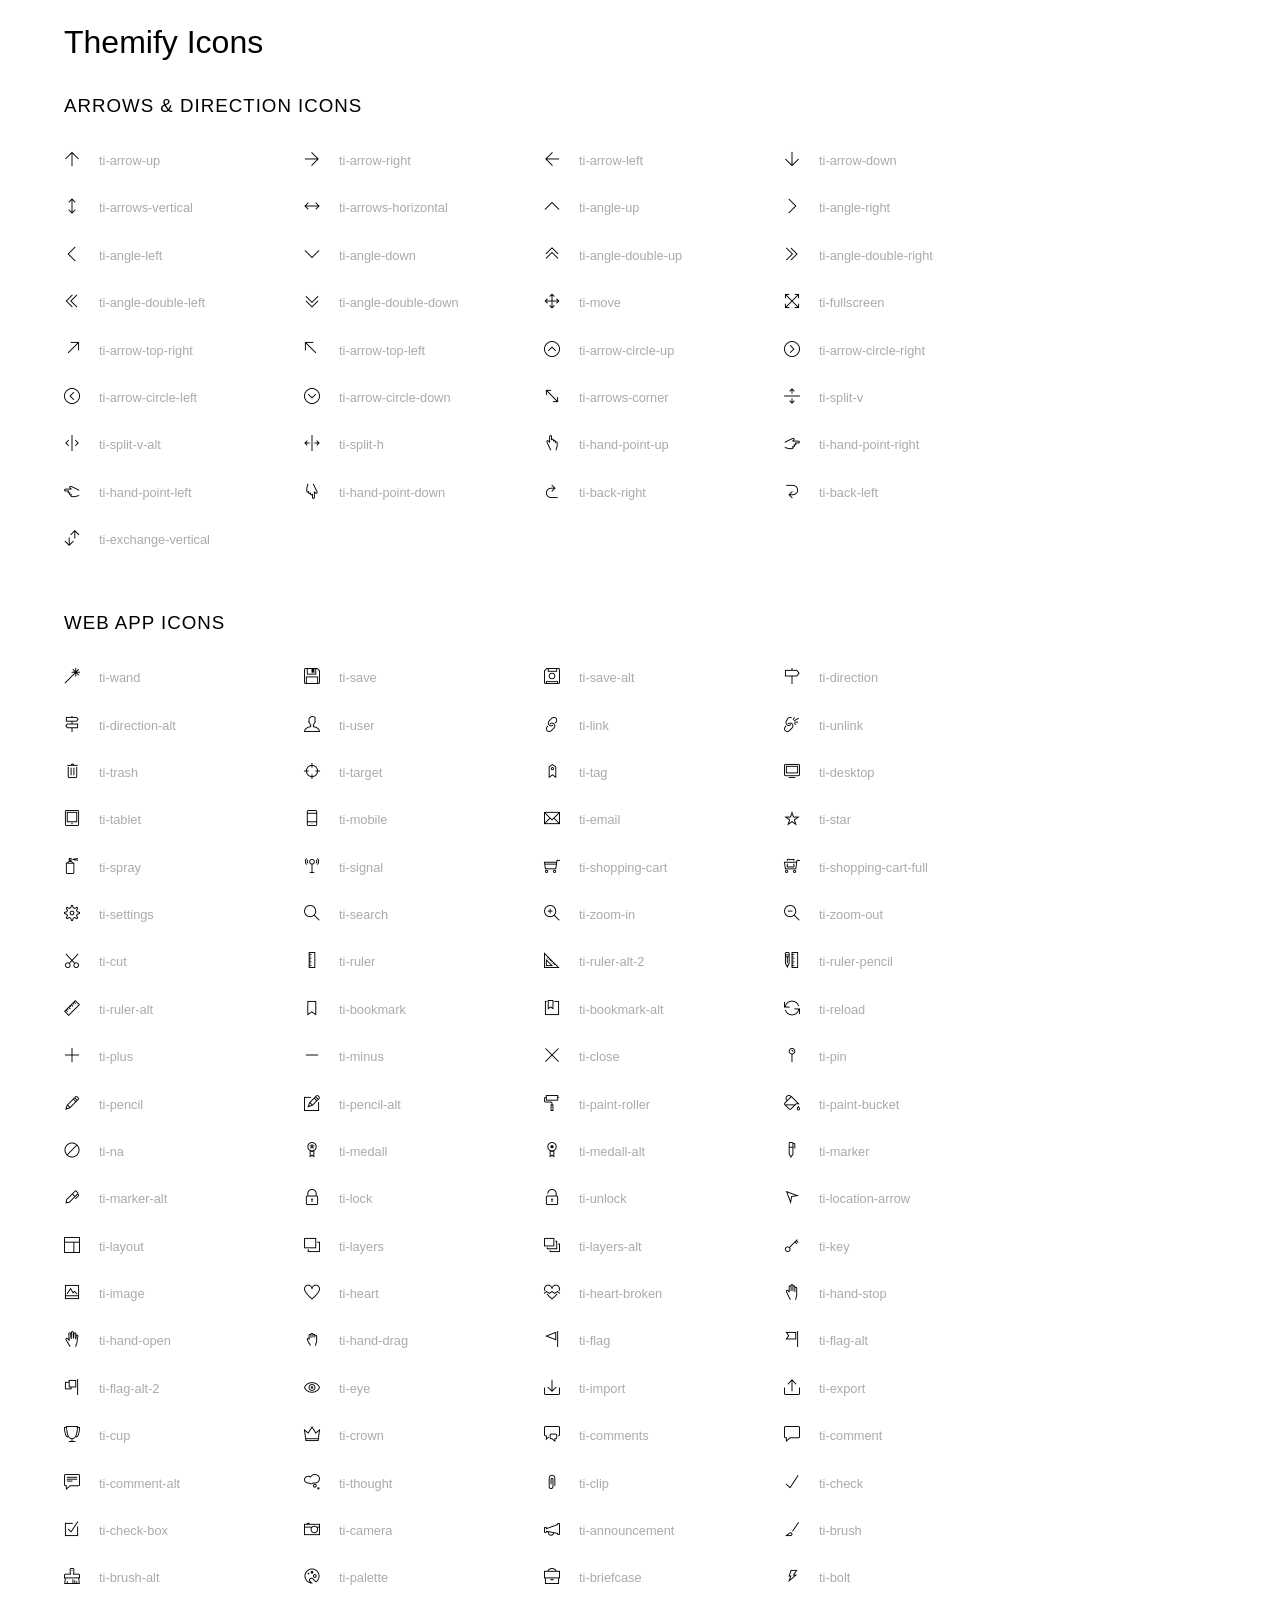
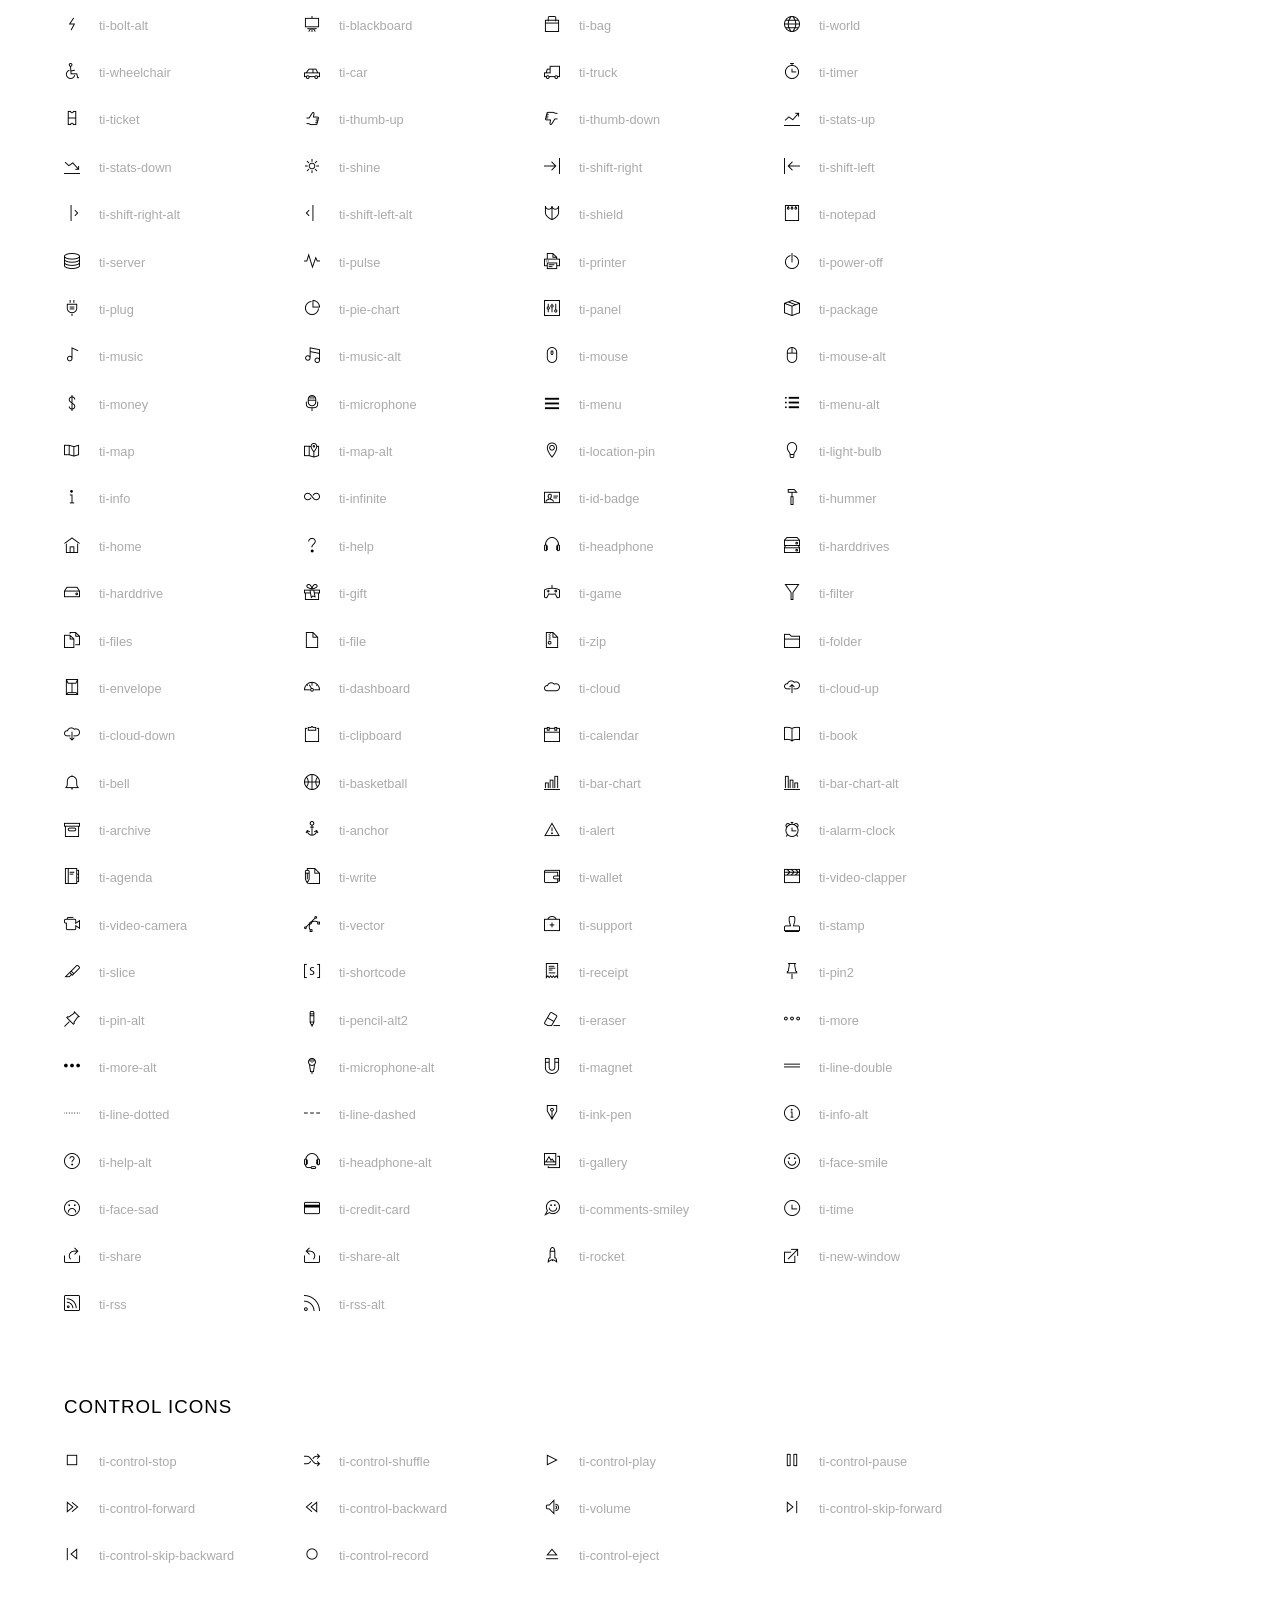
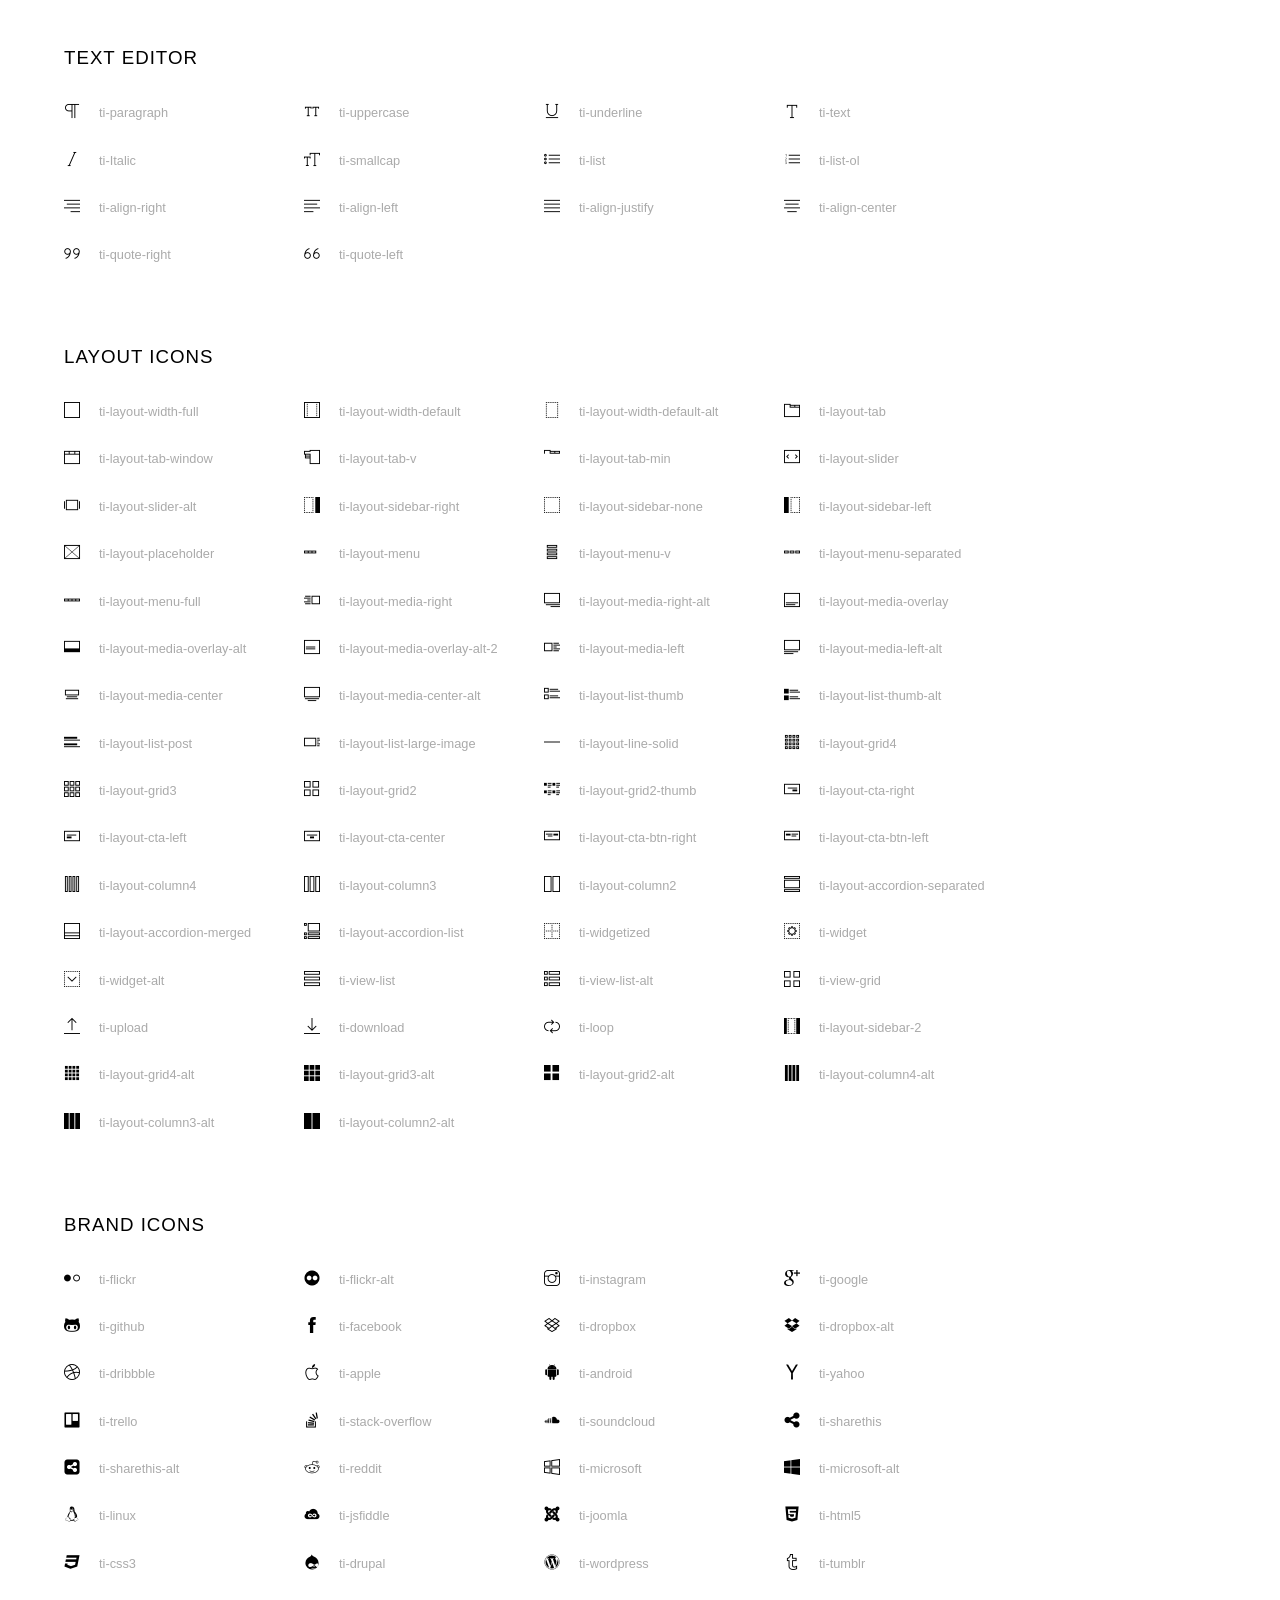
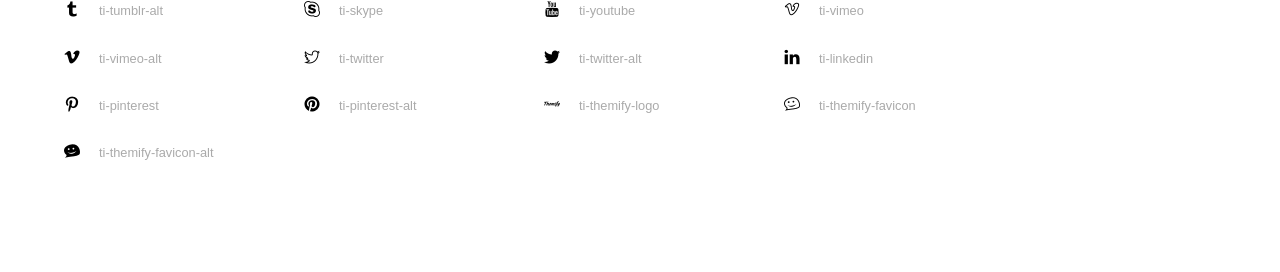
<file: assets/fonts/themify-icons-font/themify-icons/index.html>
<!doctype html>
<html>
<head>
	<meta charset="utf-8">
	<title>Themify Icon Font</title>
	<meta name="viewport" content="width=device-width">
	<link rel="stylesheet" href="demo-files/demo.css">
	<link rel="stylesheet" href="themify-icons.css">
	<!--[if lt IE 8]><!-->
	<link rel="stylesheet" href="ie7/ie7.css">
	<!--<![endif]-->
</head>
<body>
	<h1>Themify Icons</h1>

	<div class="icon-section">

		<div class="icon-section">
			<h3>Arrows &amp; Direction Icons </h3>

			<div class="icon-container">
				<span class="ti-arrow-up"></span><span class="icon-name"> ti-arrow-up</span>
			</div>
			<div class="icon-container">
				<span class="ti-arrow-right"></span><span class="icon-name"> ti-arrow-right</span>
			</div>
			<div class="icon-container">
				<span class="ti-arrow-left"></span><span class="icon-name"> ti-arrow-left</span>
			</div>
			<div class="icon-container">
				<span class="ti-arrow-down"></span><span class="icon-name"> ti-arrow-down</span>
			</div>
			<div class="icon-container">
				<span class="ti-arrows-vertical"></span><span class="icon-name"> ti-arrows-vertical</span>
			</div>
			<div class="icon-container">
				<span class="ti-arrows-horizontal"></span><span class="icon-name"> ti-arrows-horizontal</span>
			</div>
			<div class="icon-container">
				<span class="ti-angle-up"></span><span class="icon-name"> ti-angle-up</span>
			</div>
			<div class="icon-container">
				<span class="ti-angle-right"></span><span class="icon-name"> ti-angle-right</span>
			</div>
			<div class="icon-container">
				<span class="ti-angle-left"></span><span class="icon-name"> ti-angle-left</span>
			</div>
			<div class="icon-container">
				<span class="ti-angle-down"></span><span class="icon-name"> ti-angle-down</span>
			</div>	
			<div class="icon-container">
				<span class="ti-angle-double-up"></span><span class="icon-name"> ti-angle-double-up</span>
			</div>
			<div class="icon-container">
				<span class="ti-angle-double-right"></span><span class="icon-name"> ti-angle-double-right</span>
			</div>
			<div class="icon-container">
				<span class="ti-angle-double-left"></span><span class="icon-name"> ti-angle-double-left</span>
			</div>
			<div class="icon-container">
				<span class="ti-angle-double-down"></span><span class="icon-name"> ti-angle-double-down</span>
			</div>					
			<div class="icon-container">
				<span class="ti-move"></span><span class="icon-name"> ti-move</span>
			</div>
			<div class="icon-container">
				<span class="ti-fullscreen"></span><span class="icon-name"> ti-fullscreen</span>
			</div>
			<div class="icon-container">
				<span class="ti-arrow-top-right"></span><span class="icon-name"> ti-arrow-top-right</span>
			</div>
			<div class="icon-container">
				<span class="ti-arrow-top-left"></span><span class="icon-name"> ti-arrow-top-left</span>
			</div>
			<div class="icon-container">
				<span class="ti-arrow-circle-up"></span><span class="icon-name"> ti-arrow-circle-up</span>
			</div>
			<div class="icon-container">
				<span class="ti-arrow-circle-right"></span><span class="icon-name"> ti-arrow-circle-right</span>
			</div>
			<div class="icon-container">
				<span class="ti-arrow-circle-left"></span><span class="icon-name"> ti-arrow-circle-left</span>
			</div>
			<div class="icon-container">
				<span class="ti-arrow-circle-down"></span><span class="icon-name"> ti-arrow-circle-down</span>
			</div>
			<div class="icon-container">
				<span class="ti-arrows-corner"></span><span class="icon-name"> ti-arrows-corner</span>
			</div>
			<div class="icon-container">
				<span class="ti-split-v"></span><span class="icon-name"> ti-split-v</span>
			</div>

			<div class="icon-container">
				<span class="ti-split-v-alt"></span><span class="icon-name"> ti-split-v-alt</span>
			</div>
			<div class="icon-container">
				<span class="ti-split-h"></span><span class="icon-name"> ti-split-h</span>
			</div>
			<div class="icon-container">
				<span class="ti-hand-point-up"></span><span class="icon-name"> ti-hand-point-up</span>
			</div>
			<div class="icon-container">
				<span class="ti-hand-point-right"></span><span class="icon-name"> ti-hand-point-right</span>
			</div>
			<div class="icon-container">
				<span class="ti-hand-point-left"></span><span class="icon-name"> ti-hand-point-left</span>
			</div>
			<div class="icon-container">
				<span class="ti-hand-point-down"></span><span class="icon-name"> ti-hand-point-down</span>
			</div>
			<div class="icon-container">
				<span class="ti-back-right"></span><span class="icon-name"> ti-back-right</span>
			</div>
			<div class="icon-container">
				<span class="ti-back-left"></span><span class="icon-name"> ti-back-left</span>
			</div>
			<div class="icon-container">
				<span class="ti-exchange-vertical"></span><span class="icon-name"> ti-exchange-vertical</span>
			</div>

		</div> <!-- Arrows Icons -->



		<h3>Web App Icons</h3>
		
		<div class="icon-section">

			<div class="icon-container">
				<span class="ti-wand"></span><span class="icon-name"> ti-wand</span>
			</div>
			<div class="icon-container">
				<span class="ti-save"></span><span class="icon-name"> ti-save</span>
			</div>
			<div class="icon-container">
				<span class="ti-save-alt"></span><span class="icon-name"> ti-save-alt</span>
			</div>

			<div class="icon-container">
				<span class="ti-direction"></span><span class="icon-name"> ti-direction</span>
			</div>
			<div class="icon-container">
				<span class="ti-direction-alt"></span><span class="icon-name"> ti-direction-alt</span>
			</div>
			<div class="icon-container">
				<span class="ti-user"></span><span class="icon-name"> ti-user</span>
			</div>
			<div class="icon-container">
				<span class="ti-link"></span><span class="icon-name"> ti-link</span>
			</div>
			<div class="icon-container">
				<span class="ti-unlink"></span><span class="icon-name"> ti-unlink</span>
			</div>
			<div class="icon-container">
				<span class="ti-trash"></span><span class="icon-name"> ti-trash</span>
			</div>
			<div class="icon-container">
				<span class="ti-target"></span><span class="icon-name"> ti-target</span>
			</div>
			<div class="icon-container">
				<span class="ti-tag"></span><span class="icon-name"> ti-tag</span>
			</div>
			<div class="icon-container">
				<span class="ti-desktop"></span><span class="icon-name"> ti-desktop</span>
			</div>
			<div class="icon-container">
				<span class="ti-tablet"></span><span class="icon-name"> ti-tablet</span>
			</div>
			<div class="icon-container">
				<span class="ti-mobile"></span><span class="icon-name"> ti-mobile</span>
			</div>
			<div class="icon-container">
				<span class="ti-email"></span><span class="icon-name"> ti-email</span>
			</div>	
			<div class="icon-container">
				<span class="ti-star"></span><span class="icon-name"> ti-star</span>
			</div>
			<div class="icon-container">
				<span class="ti-spray"></span><span class="icon-name"> ti-spray</span>
			</div>
			<div class="icon-container">
				<span class="ti-signal"></span><span class="icon-name"> ti-signal</span>
			</div>
			<div class="icon-container">
				<span class="ti-shopping-cart"></span><span class="icon-name"> ti-shopping-cart</span>
			</div>
			<div class="icon-container">
				<span class="ti-shopping-cart-full"></span><span class="icon-name"> ti-shopping-cart-full</span>
			</div>
			<div class="icon-container">
				<span class="ti-settings"></span><span class="icon-name"> ti-settings</span>
			</div>
			<div class="icon-container">
				<span class="ti-search"></span><span class="icon-name"> ti-search</span>
			</div>
			<div class="icon-container">
				<span class="ti-zoom-in"></span><span class="icon-name"> ti-zoom-in</span>
			</div>
			<div class="icon-container">
				<span class="ti-zoom-out"></span><span class="icon-name"> ti-zoom-out</span>
			</div>
			<div class="icon-container">
				<span class="ti-cut"></span><span class="icon-name"> ti-cut</span>
			</div>
			<div class="icon-container">
				<span class="ti-ruler"></span><span class="icon-name"> ti-ruler</span>
			</div>
			<div class="icon-container">
				<span class="ti-ruler-alt-2"></span><span class="icon-name"> ti-ruler-alt-2</span>
			</div>			
			<div class="icon-container">
				<span class="ti-ruler-pencil"></span><span class="icon-name"> ti-ruler-pencil</span>
			</div>
			<div class="icon-container">
				<span class="ti-ruler-alt"></span><span class="icon-name"> ti-ruler-alt</span>
			</div>
			<div class="icon-container">
				<span class="ti-bookmark"></span><span class="icon-name"> ti-bookmark</span>
			</div>
			<div class="icon-container">
				<span class="ti-bookmark-alt"></span><span class="icon-name"> ti-bookmark-alt</span>
			</div>
			<div class="icon-container">
				<span class="ti-reload"></span><span class="icon-name"> ti-reload</span>
			</div>
			<div class="icon-container">
				<span class="ti-plus"></span><span class="icon-name"> ti-plus</span>
			</div>
			<div class="icon-container">
				<span class="ti-minus"></span><span class="icon-name"> ti-minus</span>
			</div>
			<div class="icon-container">
				<span class="ti-close"></span><span class="icon-name"> ti-close</span>
			</div>			
			<div class="icon-container">
				<span class="ti-pin"></span><span class="icon-name"> ti-pin</span>
			</div>
			<div class="icon-container">
				<span class="ti-pencil"></span><span class="icon-name"> ti-pencil</span>
			</div>
					
		  	<div class="icon-container">
				<span class="ti-pencil-alt"></span><span class="icon-name"> ti-pencil-alt</span>
			</div>
			<div class="icon-container">
				<span class="ti-paint-roller"></span><span class="icon-name"> ti-paint-roller</span>
			</div>
			<div class="icon-container">
				<span class="ti-paint-bucket"></span><span class="icon-name"> ti-paint-bucket</span>
			</div>
			<div class="icon-container">
				<span class="ti-na"></span><span class="icon-name"> ti-na</span>
			</div>
			<div class="icon-container">
				<span class="ti-medall"></span><span class="icon-name"> ti-medall</span>
			</div>
			<div class="icon-container">
				<span class="ti-medall-alt"></span><span class="icon-name"> ti-medall-alt</span>
			</div>
			<div class="icon-container">
				<span class="ti-marker"></span><span class="icon-name"> ti-marker</span>
			</div>
			<div class="icon-container">
				<span class="ti-marker-alt"></span><span class="icon-name"> ti-marker-alt</span>
			</div>

			<div class="icon-container">
				<span class="ti-lock"></span><span class="icon-name"> ti-lock</span>
			</div>
			<div class="icon-container">
				<span class="ti-unlock"></span><span class="icon-name"> ti-unlock</span>
			</div>
			<div class="icon-container">
				<span class="ti-location-arrow"></span><span class="icon-name"> ti-location-arrow</span>
			</div>
			<div class="icon-container">
				<span class="ti-layout"></span><span class="icon-name"> ti-layout</span>
			</div>
			<div class="icon-container">
				<span class="ti-layers"></span><span class="icon-name"> ti-layers</span>
			</div>
			<div class="icon-container">
				<span class="ti-layers-alt"></span><span class="icon-name"> ti-layers-alt</span>
			</div>
			<div class="icon-container">
				<span class="ti-key"></span><span class="icon-name"> ti-key</span>
			</div>
			<div class="icon-container">
				<span class="ti-image"></span><span class="icon-name"> ti-image</span>
			</div>
			<div class="icon-container">
				<span class="ti-heart"></span><span class="icon-name"> ti-heart</span>
			</div>
			<div class="icon-container">
				<span class="ti-heart-broken"></span><span class="icon-name"> ti-heart-broken</span>
			</div>
			<div class="icon-container">
				<span class="ti-hand-stop"></span><span class="icon-name"> ti-hand-stop</span>
			</div>
			<div class="icon-container">
				<span class="ti-hand-open"></span><span class="icon-name"> ti-hand-open</span>
			</div>
			<div class="icon-container">
				<span class="ti-hand-drag"></span><span class="icon-name"> ti-hand-drag</span>
			</div>
			<div class="icon-container">
				<span class="ti-flag"></span><span class="icon-name"> ti-flag</span>
			</div>
			<div class="icon-container">
				<span class="ti-flag-alt"></span><span class="icon-name"> ti-flag-alt</span>
			</div>
			<div class="icon-container">
				<span class="ti-flag-alt-2"></span><span class="icon-name"> ti-flag-alt-2</span>
			</div>
			<div class="icon-container">
				<span class="ti-eye"></span><span class="icon-name"> ti-eye</span>
			</div>
			<div class="icon-container">
				<span class="ti-import"></span><span class="icon-name"> ti-import</span>
			</div>			
			<div class="icon-container">
				<span class="ti-export"></span><span class="icon-name"> ti-export</span>
			</div>
			<div class="icon-container">
				<span class="ti-cup"></span><span class="icon-name"> ti-cup</span>
			</div>
			<div class="icon-container">
				<span class="ti-crown"></span><span class="icon-name"> ti-crown</span>
			</div>
			<div class="icon-container">
				<span class="ti-comments"></span><span class="icon-name"> ti-comments</span>
			</div>
			<div class="icon-container">
				<span class="ti-comment"></span><span class="icon-name"> ti-comment</span>
			</div>
			<div class="icon-container">
				<span class="ti-comment-alt"></span><span class="icon-name"> ti-comment-alt</span>
			</div>
			<div class="icon-container">
				<span class="ti-thought"></span><span class="icon-name"> ti-thought</span>
			</div>			
			<div class="icon-container">
				<span class="ti-clip"></span><span class="icon-name"> ti-clip</span>
			</div>

			<div class="icon-container">
				<span class="ti-check"></span><span class="icon-name"> ti-check</span>
			</div>
			<div class="icon-container">
				<span class="ti-check-box"></span><span class="icon-name"> ti-check-box</span>
			</div>
			<div class="icon-container">
				<span class="ti-camera"></span><span class="icon-name"> ti-camera</span>
			</div>
			<div class="icon-container">
				<span class="ti-announcement"></span><span class="icon-name"> ti-announcement</span>
			</div>
			<div class="icon-container">
				<span class="ti-brush"></span><span class="icon-name"> ti-brush</span>
			</div>
			<div class="icon-container">
				<span class="ti-brush-alt"></span><span class="icon-name"> ti-brush-alt</span>
			</div>
			<div class="icon-container">
				<span class="ti-palette"></span><span class="icon-name"> ti-palette</span>
			</div>			
			<div class="icon-container">
				<span class="ti-briefcase"></span><span class="icon-name"> ti-briefcase</span>
			</div>
			<div class="icon-container">
				<span class="ti-bolt"></span><span class="icon-name"> ti-bolt</span>
			</div>
			<div class="icon-container">
				<span class="ti-bolt-alt"></span><span class="icon-name"> ti-bolt-alt</span>
			</div>
			<div class="icon-container">
				<span class="ti-blackboard"></span><span class="icon-name"> ti-blackboard</span>
			</div>
			<div class="icon-container">
				<span class="ti-bag"></span><span class="icon-name"> ti-bag</span>
			</div>
			<div class="icon-container">
				<span class="ti-world"></span><span class="icon-name"> ti-world</span>
			</div>
			<div class="icon-container">
				<span class="ti-wheelchair"></span><span class="icon-name"> ti-wheelchair</span>
			</div>
			<div class="icon-container">
				<span class="ti-car"></span><span class="icon-name"> ti-car</span>
			</div>
			<div class="icon-container">
				<span class="ti-truck"></span><span class="icon-name"> ti-truck</span>
			</div>
			<div class="icon-container">
				<span class="ti-timer"></span><span class="icon-name"> ti-timer</span>
			</div>
			<div class="icon-container">
				<span class="ti-ticket"></span><span class="icon-name"> ti-ticket</span>
			</div>
			<div class="icon-container">
				<span class="ti-thumb-up"></span><span class="icon-name"> ti-thumb-up</span>
			</div>
			<div class="icon-container">
				<span class="ti-thumb-down"></span><span class="icon-name"> ti-thumb-down</span>
			</div>

			<div class="icon-container">
				<span class="ti-stats-up"></span><span class="icon-name"> ti-stats-up</span>
			</div>
			<div class="icon-container">
				<span class="ti-stats-down"></span><span class="icon-name"> ti-stats-down</span>
			</div>
			<div class="icon-container">
				<span class="ti-shine"></span><span class="icon-name"> ti-shine</span>
			</div>
			<div class="icon-container">
				<span class="ti-shift-right"></span><span class="icon-name"> ti-shift-right</span>
			</div>
			<div class="icon-container">
				<span class="ti-shift-left"></span><span class="icon-name"> ti-shift-left</span>
			</div>

			<div class="icon-container">
				<span class="ti-shift-right-alt"></span><span class="icon-name"> ti-shift-right-alt</span>
			</div>
			<div class="icon-container">
				<span class="ti-shift-left-alt"></span><span class="icon-name"> ti-shift-left-alt</span>
			</div>
			<div class="icon-container">
				<span class="ti-shield"></span><span class="icon-name"> ti-shield</span>
			</div>
			<div class="icon-container">
				<span class="ti-notepad"></span><span class="icon-name"> ti-notepad</span>
			</div>
			<div class="icon-container">
				<span class="ti-server"></span><span class="icon-name"> ti-server</span>
			</div>

			<div class="icon-container">
				<span class="ti-pulse"></span><span class="icon-name"> ti-pulse</span>
			</div>
			<div class="icon-container">
				<span class="ti-printer"></span><span class="icon-name"> ti-printer</span>
			</div>
			<div class="icon-container">
				<span class="ti-power-off"></span><span class="icon-name"> ti-power-off</span>
			</div>
			<div class="icon-container">
				<span class="ti-plug"></span><span class="icon-name"> ti-plug</span>
			</div>
			<div class="icon-container">
				<span class="ti-pie-chart"></span><span class="icon-name"> ti-pie-chart</span>
			</div>

			<div class="icon-container">
				<span class="ti-panel"></span><span class="icon-name"> ti-panel</span>
			</div>
			<div class="icon-container">
				<span class="ti-package"></span><span class="icon-name"> ti-package</span>
			</div>
			<div class="icon-container">
				<span class="ti-music"></span><span class="icon-name"> ti-music</span>
			</div>
			<div class="icon-container">
				<span class="ti-music-alt"></span><span class="icon-name"> ti-music-alt</span>
			</div>
			<div class="icon-container">
				<span class="ti-mouse"></span><span class="icon-name"> ti-mouse</span>
			</div>
			<div class="icon-container">
				<span class="ti-mouse-alt"></span><span class="icon-name"> ti-mouse-alt</span>
			</div>
			<div class="icon-container">
				<span class="ti-money"></span><span class="icon-name"> ti-money</span>
			</div>
			<div class="icon-container">
				<span class="ti-microphone"></span><span class="icon-name"> ti-microphone</span>
			</div>
			<div class="icon-container">
				<span class="ti-menu"></span><span class="icon-name"> ti-menu</span>
			</div>
			<div class="icon-container">
				<span class="ti-menu-alt"></span><span class="icon-name"> ti-menu-alt</span>
			</div>
			<div class="icon-container">
				<span class="ti-map"></span><span class="icon-name"> ti-map</span>
			</div>
			<div class="icon-container">
				<span class="ti-map-alt"></span><span class="icon-name"> ti-map-alt</span>
			</div>

			<div class="icon-container">
				<span class="ti-location-pin"></span><span class="icon-name"> ti-location-pin</span>
			</div>

			<div class="icon-container">
				<span class="ti-light-bulb"></span><span class="icon-name"> ti-light-bulb</span>
			</div>
			<div class="icon-container">
				<span class="ti-info"></span><span class="icon-name"> ti-info</span>
			</div>
			<div class="icon-container">
				<span class="ti-infinite"></span><span class="icon-name"> ti-infinite</span>
			</div>
			<div class="icon-container">
				<span class="ti-id-badge"></span><span class="icon-name"> ti-id-badge</span>
			</div>
			<div class="icon-container">
				<span class="ti-hummer"></span><span class="icon-name"> ti-hummer</span>
			</div>
			<div class="icon-container">
				<span class="ti-home"></span><span class="icon-name"> ti-home</span>
			</div>
			<div class="icon-container">
				<span class="ti-help"></span><span class="icon-name"> ti-help</span>
			</div>
			<div class="icon-container">
				<span class="ti-headphone"></span><span class="icon-name"> ti-headphone</span>
			</div>
			<div class="icon-container">
				<span class="ti-harddrives"></span><span class="icon-name"> ti-harddrives</span>
			</div>
			<div class="icon-container">
				<span class="ti-harddrive"></span><span class="icon-name"> ti-harddrive</span>
			</div>
			<div class="icon-container">
				<span class="ti-gift"></span><span class="icon-name"> ti-gift</span>
			</div>
			<div class="icon-container">
				<span class="ti-game"></span><span class="icon-name"> ti-game</span>
			</div>
			<div class="icon-container">
				<span class="ti-filter"></span><span class="icon-name"> ti-filter</span>
			</div>
			<div class="icon-container">
				<span class="ti-files"></span><span class="icon-name"> ti-files</span>
			</div>
			<div class="icon-container">
				<span class="ti-file"></span><span class="icon-name"> ti-file</span>
			</div>
			<div class="icon-container">
				<span class="ti-zip"></span><span class="icon-name"> ti-zip</span>
			</div>
			<div class="icon-container">
				<span class="ti-folder"></span><span class="icon-name"> ti-folder</span>
			</div>			
			<div class="icon-container">
				<span class="ti-envelope"></span><span class="icon-name"> ti-envelope</span>
			</div>


			<div class="icon-container">
				<span class="ti-dashboard"></span><span class="icon-name"> ti-dashboard</span>
			</div>
			<div class="icon-container">
				<span class="ti-cloud"></span><span class="icon-name"> ti-cloud</span>
			</div>
			<div class="icon-container">
				<span class="ti-cloud-up"></span><span class="icon-name"> ti-cloud-up</span>
			</div>
			<div class="icon-container">
				<span class="ti-cloud-down"></span><span class="icon-name"> ti-cloud-down</span>
			</div>
			<div class="icon-container">
				<span class="ti-clipboard"></span><span class="icon-name"> ti-clipboard</span>
			</div>
			<div class="icon-container">
				<span class="ti-calendar"></span><span class="icon-name"> ti-calendar</span>
			</div>
			<div class="icon-container">
				<span class="ti-book"></span><span class="icon-name"> ti-book</span>
			</div>
			<div class="icon-container">
				<span class="ti-bell"></span><span class="icon-name"> ti-bell</span>
			</div>
			<div class="icon-container">
				<span class="ti-basketball"></span><span class="icon-name"> ti-basketball</span>
			</div>
			<div class="icon-container">
				<span class="ti-bar-chart"></span><span class="icon-name"> ti-bar-chart</span>
			</div>
			<div class="icon-container">
				<span class="ti-bar-chart-alt"></span><span class="icon-name"> ti-bar-chart-alt</span>
			</div>


			<div class="icon-container">
				<span class="ti-archive"></span><span class="icon-name"> ti-archive</span>
			</div>
			<div class="icon-container">
				<span class="ti-anchor"></span><span class="icon-name"> ti-anchor</span>
			</div>

			<div class="icon-container">
				<span class="ti-alert"></span><span class="icon-name"> ti-alert</span>
			</div>
			<div class="icon-container">
				<span class="ti-alarm-clock"></span><span class="icon-name"> ti-alarm-clock</span>
			</div>
			<div class="icon-container">
				<span class="ti-agenda"></span><span class="icon-name"> ti-agenda</span>
			</div>
			<div class="icon-container">
				<span class="ti-write"></span><span class="icon-name"> ti-write</span>
			</div>

			<div class="icon-container">
				<span class="ti-wallet"></span><span class="icon-name"> ti-wallet</span>
			</div>
			<div class="icon-container">
				<span class="ti-video-clapper"></span><span class="icon-name"> ti-video-clapper</span>
			</div>
			<div class="icon-container">
				<span class="ti-video-camera"></span><span class="icon-name"> ti-video-camera</span>
			</div>
			<div class="icon-container">
				<span class="ti-vector"></span><span class="icon-name"> ti-vector</span>
			</div>

			<div class="icon-container">
				<span class="ti-support"></span><span class="icon-name"> ti-support</span>
			</div>
			<div class="icon-container">
				<span class="ti-stamp"></span><span class="icon-name"> ti-stamp</span>
			</div>
			<div class="icon-container">
				<span class="ti-slice"></span><span class="icon-name"> ti-slice</span>
			</div>
			<div class="icon-container">
				<span class="ti-shortcode"></span><span class="icon-name"> ti-shortcode</span>
			</div>
			<div class="icon-container">
				<span class="ti-receipt"></span><span class="icon-name"> ti-receipt</span>
			</div>
			<div class="icon-container">
				<span class="ti-pin2"></span><span class="icon-name"> ti-pin2</span>
			</div>
			<div class="icon-container">
				<span class="ti-pin-alt"></span><span class="icon-name"> ti-pin-alt</span>
			</div>
			<div class="icon-container">
				<span class="ti-pencil-alt2"></span><span class="icon-name"> ti-pencil-alt2</span>
			</div>
			<div class="icon-container">
				<span class="ti-eraser"></span><span class="icon-name"> ti-eraser</span>
			</div>			
			<div class="icon-container">
				<span class="ti-more"></span><span class="icon-name"> ti-more</span>
			</div>
			<div class="icon-container">
				<span class="ti-more-alt"></span><span class="icon-name"> ti-more-alt</span>
			</div>
			<div class="icon-container">
				<span class="ti-microphone-alt"></span><span class="icon-name"> ti-microphone-alt</span>
			</div>
			<div class="icon-container">
				<span class="ti-magnet"></span><span class="icon-name"> ti-magnet</span>
			</div>
			<div class="icon-container">
				<span class="ti-line-double"></span><span class="icon-name"> ti-line-double</span>
			</div>
			<div class="icon-container">
				<span class="ti-line-dotted"></span><span class="icon-name"> ti-line-dotted</span>
			</div>
			<div class="icon-container">
				<span class="ti-line-dashed"></span><span class="icon-name"> ti-line-dashed</span>
			</div>

			<div class="icon-container">
				<span class="ti-ink-pen"></span><span class="icon-name"> ti-ink-pen</span>
			</div>
			<div class="icon-container">
				<span class="ti-info-alt"></span><span class="icon-name"> ti-info-alt</span>
			</div>
			<div class="icon-container">
				<span class="ti-help-alt"></span><span class="icon-name"> ti-help-alt</span>
			</div>
			<div class="icon-container">
				<span class="ti-headphone-alt"></span><span class="icon-name"> ti-headphone-alt</span>
			</div>

			<div class="icon-container">
				<span class="ti-gallery"></span><span class="icon-name"> ti-gallery</span>
			</div>
			<div class="icon-container">
				<span class="ti-face-smile"></span><span class="icon-name"> ti-face-smile</span>
			</div>
			<div class="icon-container">
				<span class="ti-face-sad"></span><span class="icon-name"> ti-face-sad</span>
			</div>
			<div class="icon-container">
				<span class="ti-credit-card"></span><span class="icon-name"> ti-credit-card</span>
			</div>
			<div class="icon-container">
				<span class="ti-comments-smiley"></span><span class="icon-name"> ti-comments-smiley</span>
			</div>
			<div class="icon-container">
				<span class="ti-time"></span><span class="icon-name"> ti-time</span>
			</div>
			<div class="icon-container">
				<span class="ti-share"></span><span class="icon-name"> ti-share</span>
			</div>
			<div class="icon-container">
				<span class="ti-share-alt"></span><span class="icon-name"> ti-share-alt</span>
			</div>
			<div class="icon-container">
				<span class="ti-rocket"></span><span class="icon-name"> ti-rocket</span>
			</div>

			<div class="icon-container">
				<span class="ti-new-window"></span><span class="icon-name"> ti-new-window</span>
			</div>

			<div class="icon-container">
				<span class="ti-rss"></span><span class="icon-name"> ti-rss</span>
			</div>

			<div class="icon-container">
				<span class="ti-rss-alt"></span><span class="icon-name"> ti-rss-alt</span>
			</div>
			
		</div><!-- Web App Icons -->


		<div class="icon-section">
			<h3>Control Icons</h3>
			<div class="icon-container">
				<span class="ti-control-stop"></span><span class="icon-name"> ti-control-stop</span>
			</div>
			<div class="icon-container">
				<span class="ti-control-shuffle"></span><span class="icon-name"> ti-control-shuffle</span>
			</div>
			<div class="icon-container">
				<span class="ti-control-play"></span><span class="icon-name"> ti-control-play</span>
			</div>
			<div class="icon-container">
				<span class="ti-control-pause"></span><span class="icon-name"> ti-control-pause</span>
			</div>
			<div class="icon-container">
				<span class="ti-control-forward"></span><span class="icon-name"> ti-control-forward</span>
			</div>
			<div class="icon-container">
				<span class="ti-control-backward"></span><span class="icon-name"> ti-control-backward</span>
			</div>	
			<div class="icon-container">
				<span class="ti-volume"></span><span class="icon-name"> ti-volume</span>
			</div>
			<div class="icon-container">
				<span class="ti-control-skip-forward"></span><span class="icon-name"> ti-control-skip-forward</span>
			</div>
			<div class="icon-container">
				<span class="ti-control-skip-backward"></span><span class="icon-name"> ti-control-skip-backward</span>
			</div>
			<div class="icon-container">
				<span class="ti-control-record"></span><span class="icon-name"> ti-control-record</span>
			</div>
			<div class="icon-container">
				<span class="ti-control-eject"></span><span class="icon-name"> ti-control-eject</span>
			</div>			
		</div> <!-- Control Icons -->


		<div class="icon-section">
			<h3>Text Editor</h3>

			<div class="icon-container">
				<span class="ti-paragraph"></span><span class="icon-name"> ti-paragraph</span>
			</div>
			<div class="icon-container">
				<span class="ti-uppercase"></span><span class="icon-name"> ti-uppercase</span>
			</div>

			<div class="icon-container">
				<span class="ti-underline"></span><span class="icon-name"> ti-underline</span>
			</div>
			<div class="icon-container">
				<span class="ti-text"></span><span class="icon-name"> ti-text</span>
			</div>
			<div class="icon-container">
				<span class="ti-Italic"></span><span class="icon-name"> ti-Italic</span>
			</div>
			<div class="icon-container">
				<span class="ti-smallcap"></span><span class="icon-name"> ti-smallcap</span>
			</div>
			<div class="icon-container">
				<span class="ti-list"></span><span class="icon-name"> ti-list</span>
			</div>
			<div class="icon-container">
				<span class="ti-list-ol"></span><span class="icon-name"> ti-list-ol</span>
			</div>
			<div class="icon-container">
				<span class="ti-align-right"></span><span class="icon-name"> ti-align-right</span>
			</div>
			<div class="icon-container">
				<span class="ti-align-left"></span><span class="icon-name"> ti-align-left</span>
			</div>
			<div class="icon-container">
				<span class="ti-align-justify"></span><span class="icon-name"> ti-align-justify</span>
			</div>
			<div class="icon-container">
				<span class="ti-align-center"></span><span class="icon-name"> ti-align-center</span>
			</div>
			<div class="icon-container">
				<span class="ti-quote-right"></span><span class="icon-name"> ti-quote-right</span>
			</div>
			<div class="icon-container">
				<span class="ti-quote-left"></span><span class="icon-name"> ti-quote-left</span>
			</div>

		</div> <!-- Text Editor -->



		<div class="icon-section">
			<h3>Layout Icons</h3>
			<div class="icon-container">
				<span class="ti-layout-width-full"></span><span class="icon-name"> ti-layout-width-full</span>
			</div>
			<div class="icon-container">
				<span class="ti-layout-width-default"></span><span class="icon-name"> ti-layout-width-default</span>
			</div>
			<div class="icon-container">
				<span class="ti-layout-width-default-alt"></span><span class="icon-name"> ti-layout-width-default-alt</span>
			</div>
			<div class="icon-container">
				<span class="ti-layout-tab"></span><span class="icon-name"> ti-layout-tab</span>
			</div>
			<div class="icon-container">
				<span class="ti-layout-tab-window"></span><span class="icon-name"> ti-layout-tab-window</span>
			</div>
			<div class="icon-container">
				<span class="ti-layout-tab-v"></span><span class="icon-name"> ti-layout-tab-v</span>
			</div>
			<div class="icon-container">
				<span class="ti-layout-tab-min"></span><span class="icon-name"> ti-layout-tab-min</span>
			</div>
			<div class="icon-container">
				<span class="ti-layout-slider"></span><span class="icon-name"> ti-layout-slider</span>
			</div>
			<div class="icon-container">
				<span class="ti-layout-slider-alt"></span><span class="icon-name"> ti-layout-slider-alt</span>
			</div>
			<div class="icon-container">
				<span class="ti-layout-sidebar-right"></span><span class="icon-name"> ti-layout-sidebar-right</span>
			</div>
			<div class="icon-container">
				<span class="ti-layout-sidebar-none"></span><span class="icon-name"> ti-layout-sidebar-none</span>
			</div>
			<div class="icon-container">
				<span class="ti-layout-sidebar-left"></span><span class="icon-name"> ti-layout-sidebar-left</span>
			</div>
			<div class="icon-container">
				<span class="ti-layout-placeholder"></span><span class="icon-name"> ti-layout-placeholder</span>
			</div>
			<div class="icon-container">
				<span class="ti-layout-menu"></span><span class="icon-name"> ti-layout-menu</span>
			</div>
			<div class="icon-container">
				<span class="ti-layout-menu-v"></span><span class="icon-name"> ti-layout-menu-v</span>
			</div>
			<div class="icon-container">
				<span class="ti-layout-menu-separated"></span><span class="icon-name"> ti-layout-menu-separated</span>
			</div>
			<div class="icon-container">
				<span class="ti-layout-menu-full"></span><span class="icon-name"> ti-layout-menu-full</span>
			</div>
			<div class="icon-container">
				<span class="ti-layout-media-right"></span><span class="icon-name"> ti-layout-media-right</span>
			</div>
			<div class="icon-container">
				<span class="ti-layout-media-right-alt"></span><span class="icon-name"> ti-layout-media-right-alt</span>
			</div>
			<div class="icon-container">
				<span class="ti-layout-media-overlay"></span><span class="icon-name"> ti-layout-media-overlay</span>
			</div>
			<div class="icon-container">
				<span class="ti-layout-media-overlay-alt"></span><span class="icon-name"> ti-layout-media-overlay-alt</span>
			</div>
			<div class="icon-container">
				<span class="ti-layout-media-overlay-alt-2"></span><span class="icon-name"> ti-layout-media-overlay-alt-2</span>
			</div>
			<div class="icon-container">
				<span class="ti-layout-media-left"></span><span class="icon-name"> ti-layout-media-left</span>
			</div>
			<div class="icon-container">
				<span class="ti-layout-media-left-alt"></span><span class="icon-name"> ti-layout-media-left-alt</span>
			</div>
			<div class="icon-container">
				<span class="ti-layout-media-center"></span><span class="icon-name"> ti-layout-media-center</span>
			</div>
			<div class="icon-container">
				<span class="ti-layout-media-center-alt"></span><span class="icon-name"> ti-layout-media-center-alt</span>
			</div>
			<div class="icon-container">
				<span class="ti-layout-list-thumb"></span><span class="icon-name"> ti-layout-list-thumb</span>
			</div>
			<div class="icon-container">
				<span class="ti-layout-list-thumb-alt"></span><span class="icon-name"> ti-layout-list-thumb-alt</span>
			</div>
			<div class="icon-container">
				<span class="ti-layout-list-post"></span><span class="icon-name"> ti-layout-list-post</span>
			</div>
			<div class="icon-container">
				<span class="ti-layout-list-large-image"></span><span class="icon-name"> ti-layout-list-large-image</span>
			</div>
			<div class="icon-container">
				<span class="ti-layout-line-solid"></span><span class="icon-name"> ti-layout-line-solid</span>
			</div>
			<div class="icon-container">
				<span class="ti-layout-grid4"></span><span class="icon-name"> ti-layout-grid4</span>
			</div>
			<div class="icon-container">
				<span class="ti-layout-grid3"></span><span class="icon-name"> ti-layout-grid3</span>
			</div>
			<div class="icon-container">
				<span class="ti-layout-grid2"></span><span class="icon-name"> ti-layout-grid2</span>
			</div>
			<div class="icon-container">
				<span class="ti-layout-grid2-thumb"></span><span class="icon-name"> ti-layout-grid2-thumb</span>
			</div>
			<div class="icon-container">
				<span class="ti-layout-cta-right"></span><span class="icon-name"> ti-layout-cta-right</span>
			</div>
			<div class="icon-container">
				<span class="ti-layout-cta-left"></span><span class="icon-name"> ti-layout-cta-left</span>
			</div>
			<div class="icon-container">
				<span class="ti-layout-cta-center"></span><span class="icon-name"> ti-layout-cta-center</span>
			</div>
			<div class="icon-container">
				<span class="ti-layout-cta-btn-right"></span><span class="icon-name"> ti-layout-cta-btn-right</span>
			</div>
			<div class="icon-container">
				<span class="ti-layout-cta-btn-left"></span><span class="icon-name"> ti-layout-cta-btn-left</span>
			</div>
			<div class="icon-container">
				<span class="ti-layout-column4"></span><span class="icon-name"> ti-layout-column4</span>
			</div>
			<div class="icon-container">
				<span class="ti-layout-column3"></span><span class="icon-name"> ti-layout-column3</span>
			</div>
			<div class="icon-container">
				<span class="ti-layout-column2"></span><span class="icon-name"> ti-layout-column2</span>
			</div>
			<div class="icon-container">
				<span class="ti-layout-accordion-separated"></span><span class="icon-name"> ti-layout-accordion-separated</span>
			</div>
			<div class="icon-container">
				<span class="ti-layout-accordion-merged"></span><span class="icon-name"> ti-layout-accordion-merged</span>
			</div>
			<div class="icon-container">
				<span class="ti-layout-accordion-list"></span><span class="icon-name"> ti-layout-accordion-list</span>
			</div>
			<div class="icon-container">
				<span class="ti-widgetized"></span><span class="icon-name"> ti-widgetized</span>
			</div>
			<div class="icon-container">
				<span class="ti-widget"></span><span class="icon-name"> ti-widget</span>
			</div>
			<div class="icon-container">
				<span class="ti-widget-alt"></span><span class="icon-name"> ti-widget-alt</span>
			</div>
			<div class="icon-container">
				<span class="ti-view-list"></span><span class="icon-name"> ti-view-list</span>
			</div>
			<div class="icon-container">
				<span class="ti-view-list-alt"></span><span class="icon-name"> ti-view-list-alt</span>
			</div>
			<div class="icon-container">
				<span class="ti-view-grid"></span><span class="icon-name"> ti-view-grid</span>
			</div>
			<div class="icon-container">
				<span class="ti-upload"></span><span class="icon-name"> ti-upload</span>
			</div>
			<div class="icon-container">
				<span class="ti-download"></span><span class="icon-name"> ti-download</span>
			</div>	
			<div class="icon-container">
				<span class="ti-loop"></span><span class="icon-name"> ti-loop</span>
			</div>
			<div class="icon-container">
				<span class="ti-layout-sidebar-2"></span><span class="icon-name"> ti-layout-sidebar-2</span>
			</div>
			<div class="icon-container">
				<span class="ti-layout-grid4-alt"></span><span class="icon-name"> ti-layout-grid4-alt</span>
			</div>
			<div class="icon-container">
				<span class="ti-layout-grid3-alt"></span><span class="icon-name"> ti-layout-grid3-alt</span>
			</div>
			<div class="icon-container">
				<span class="ti-layout-grid2-alt"></span><span class="icon-name"> ti-layout-grid2-alt</span>
			</div>
			<div class="icon-container">
				<span class="ti-layout-column4-alt"></span><span class="icon-name"> ti-layout-column4-alt</span>
			</div>
			<div class="icon-container">
				<span class="ti-layout-column3-alt"></span><span class="icon-name"> ti-layout-column3-alt</span>
			</div>
			<div class="icon-container">
				<span class="ti-layout-column2-alt"></span><span class="icon-name"> ti-layout-column2-alt</span>
			</div>		


		</div> <!-- Layout Icons -->


		<div class="icon-section">
			<h3>Brand Icons</h3>

			<div class="icon-container">
				<span class="ti-flickr"></span><span class="icon-name"> ti-flickr</span>
			</div>
			<div class="icon-container">
				<span class="ti-flickr-alt"></span><span class="icon-name"> ti-flickr-alt</span>
			</div>			
			<div class="icon-container">
				<span class="ti-instagram"></span><span class="icon-name"> ti-instagram</span>
			</div>
			<div class="icon-container">
				<span class="ti-google"></span><span class="icon-name"> ti-google</span>
			</div>
			<div class="icon-container">
				<span class="ti-github"></span><span class="icon-name"> ti-github</span>
			</div>

			<div class="icon-container">
				<span class="ti-facebook"></span><span class="icon-name"> ti-facebook</span>
			</div>
			<div class="icon-container">
				<span class="ti-dropbox"></span><span class="icon-name"> ti-dropbox</span>
			</div>
			<div class="icon-container">
				<span class="ti-dropbox-alt"></span><span class="icon-name"> ti-dropbox-alt</span>
			</div>
			<div class="icon-container">
				<span class="ti-dribbble"></span><span class="icon-name"> ti-dribbble</span>
			</div>
			<div class="icon-container">
				<span class="ti-apple"></span><span class="icon-name"> ti-apple</span>
			</div>
			<div class="icon-container">
				<span class="ti-android"></span><span class="icon-name"> ti-android</span>
			</div>
			<div class="icon-container">
				<span class="ti-yahoo"></span><span class="icon-name"> ti-yahoo</span>
			</div>
			<div class="icon-container">
				<span class="ti-trello"></span><span class="icon-name"> ti-trello</span>
			</div>
			<div class="icon-container">
				<span class="ti-stack-overflow"></span><span class="icon-name"> ti-stack-overflow</span>
			</div>
			<div class="icon-container">
				<span class="ti-soundcloud"></span><span class="icon-name"> ti-soundcloud</span>
			</div>
			<div class="icon-container">
				<span class="ti-sharethis"></span><span class="icon-name"> ti-sharethis</span>
			</div>
			<div class="icon-container">
				<span class="ti-sharethis-alt"></span><span class="icon-name"> ti-sharethis-alt</span>
			</div>
			<div class="icon-container">
				<span class="ti-reddit"></span><span class="icon-name"> ti-reddit</span>
			</div>

			<div class="icon-container">
				<span class="ti-microsoft"></span><span class="icon-name"> ti-microsoft</span>
			</div>
			<div class="icon-container">
				<span class="ti-microsoft-alt"></span><span class="icon-name"> ti-microsoft-alt</span>
			</div>
			<div class="icon-container">
				<span class="ti-linux"></span><span class="icon-name"> ti-linux</span>
			</div>
			<div class="icon-container">
				<span class="ti-jsfiddle"></span><span class="icon-name"> ti-jsfiddle</span>
			</div>
			<div class="icon-container">
				<span class="ti-joomla"></span><span class="icon-name"> ti-joomla</span>
			</div>
			<div class="icon-container">
				<span class="ti-html5"></span><span class="icon-name"> ti-html5</span>
			</div>
			<div class="icon-container">
				<span class="ti-css3"></span><span class="icon-name"> ti-css3</span>
			</div>	
			<div class="icon-container">
				<span class="ti-drupal"></span><span class="icon-name"> ti-drupal</span>
			</div>
			<div class="icon-container">
				<span class="ti-wordpress"></span><span class="icon-name"> ti-wordpress</span>
			</div>		
			<div class="icon-container">
				<span class="ti-tumblr"></span><span class="icon-name"> ti-tumblr</span>
			</div>
			<div class="icon-container">
				<span class="ti-tumblr-alt"></span><span class="icon-name"> ti-tumblr-alt</span>
			</div>
			<div class="icon-container">
				<span class="ti-skype"></span><span class="icon-name"> ti-skype</span>
			</div>
			<div class="icon-container">
				<span class="ti-youtube"></span><span class="icon-name"> ti-youtube</span>
			</div>
			<div class="icon-container">
				<span class="ti-vimeo"></span><span class="icon-name"> ti-vimeo</span>
			</div>
			<div class="icon-container">
				<span class="ti-vimeo-alt"></span><span class="icon-name"> ti-vimeo-alt</span>
			</div>			
			<div class="icon-container">
				<span class="ti-twitter"></span><span class="icon-name"> ti-twitter</span>
			</div>
			<div class="icon-container">
				<span class="ti-twitter-alt"></span><span class="icon-name"> ti-twitter-alt</span>
			</div>
			<div class="icon-container">
				<span class="ti-linkedin"></span><span class="icon-name"> ti-linkedin</span>
			</div>
			<div class="icon-container">
				<span class="ti-pinterest"></span><span class="icon-name"> ti-pinterest</span>
			</div>

			<div class="icon-container">
				<span class="ti-pinterest-alt"></span><span class="icon-name"> ti-pinterest-alt</span>
			</div>
			<div class="icon-container">
				<span class="ti-themify-logo"></span><span class="icon-name"> ti-themify-logo</span>
			</div>
			<div class="icon-container">
				<span class="ti-themify-favicon"></span><span class="icon-name"> ti-themify-favicon</span>
			</div>
			<div class="icon-container">
				<span class="ti-themify-favicon-alt"></span><span class="icon-name"> ti-themify-favicon-alt</span>
			</div>

		</div> <!-- brand Icons -->

	</div>

</body>
</html>
</file>
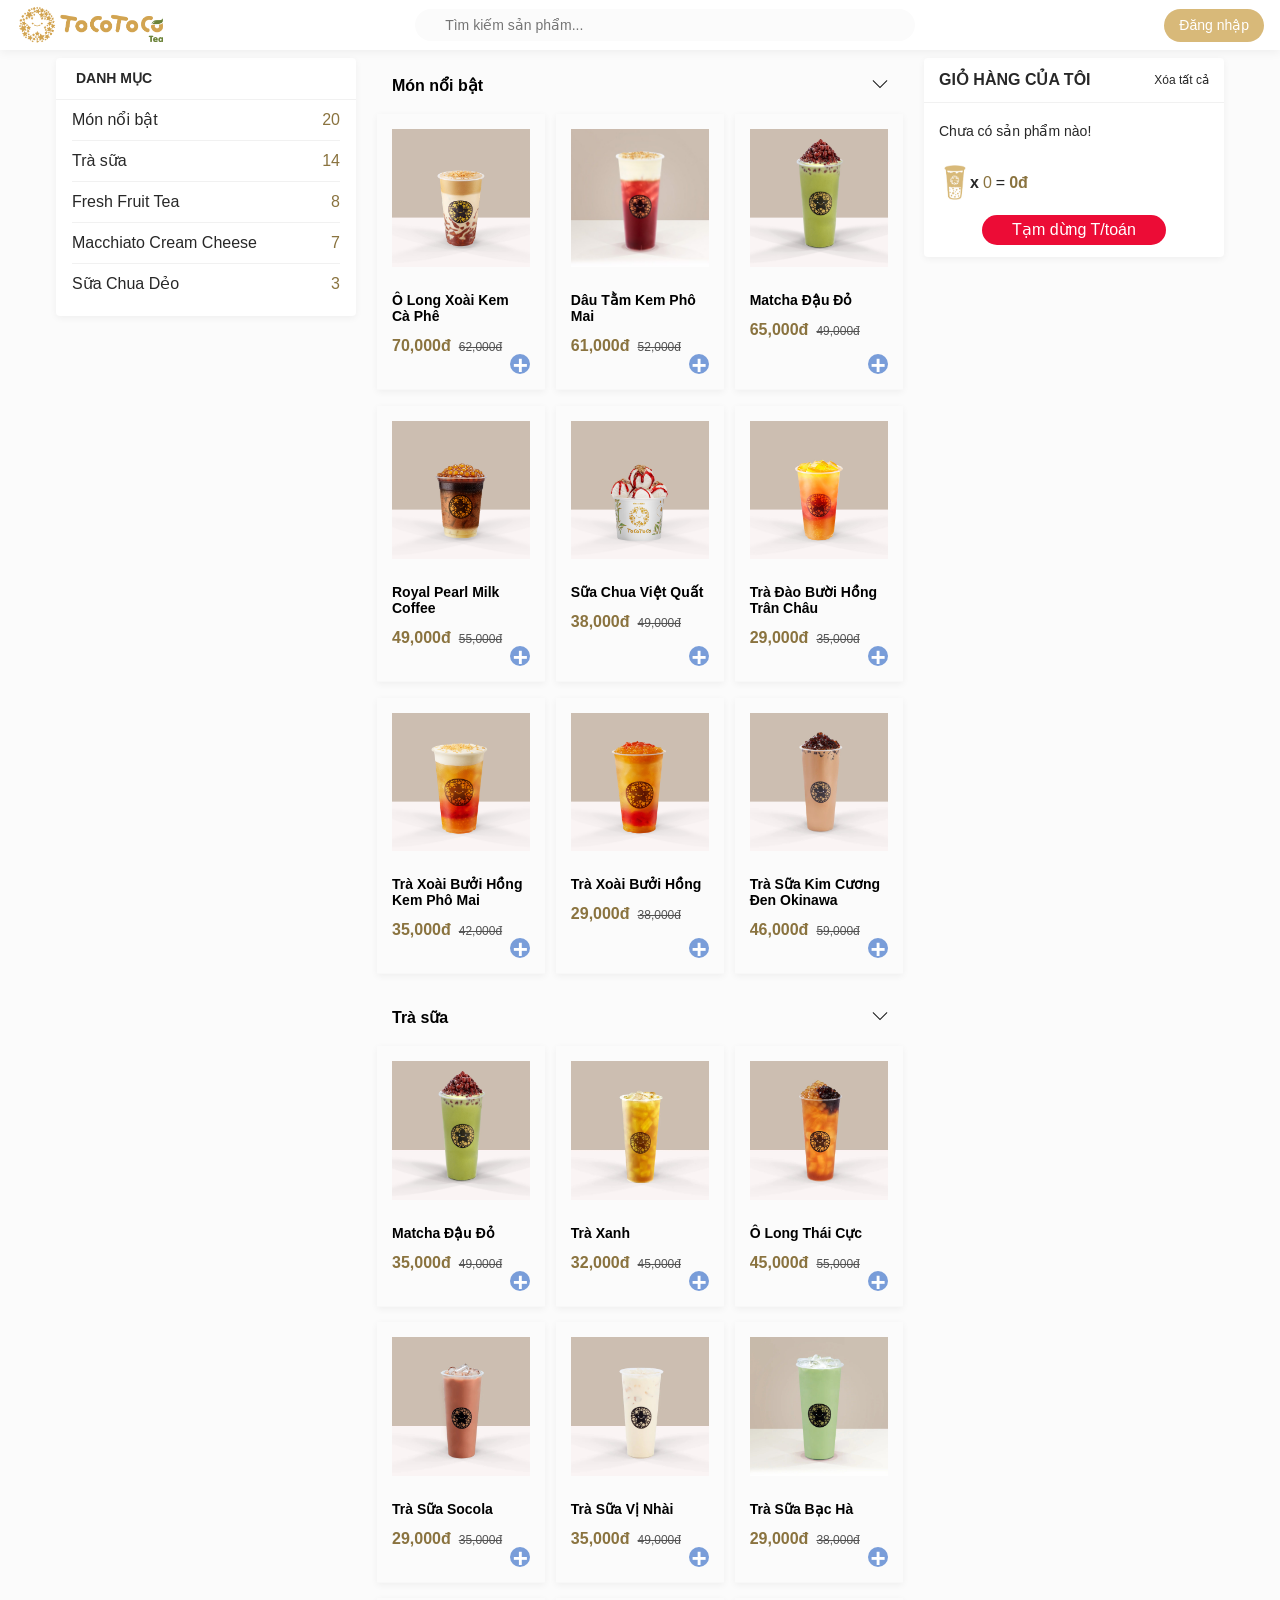
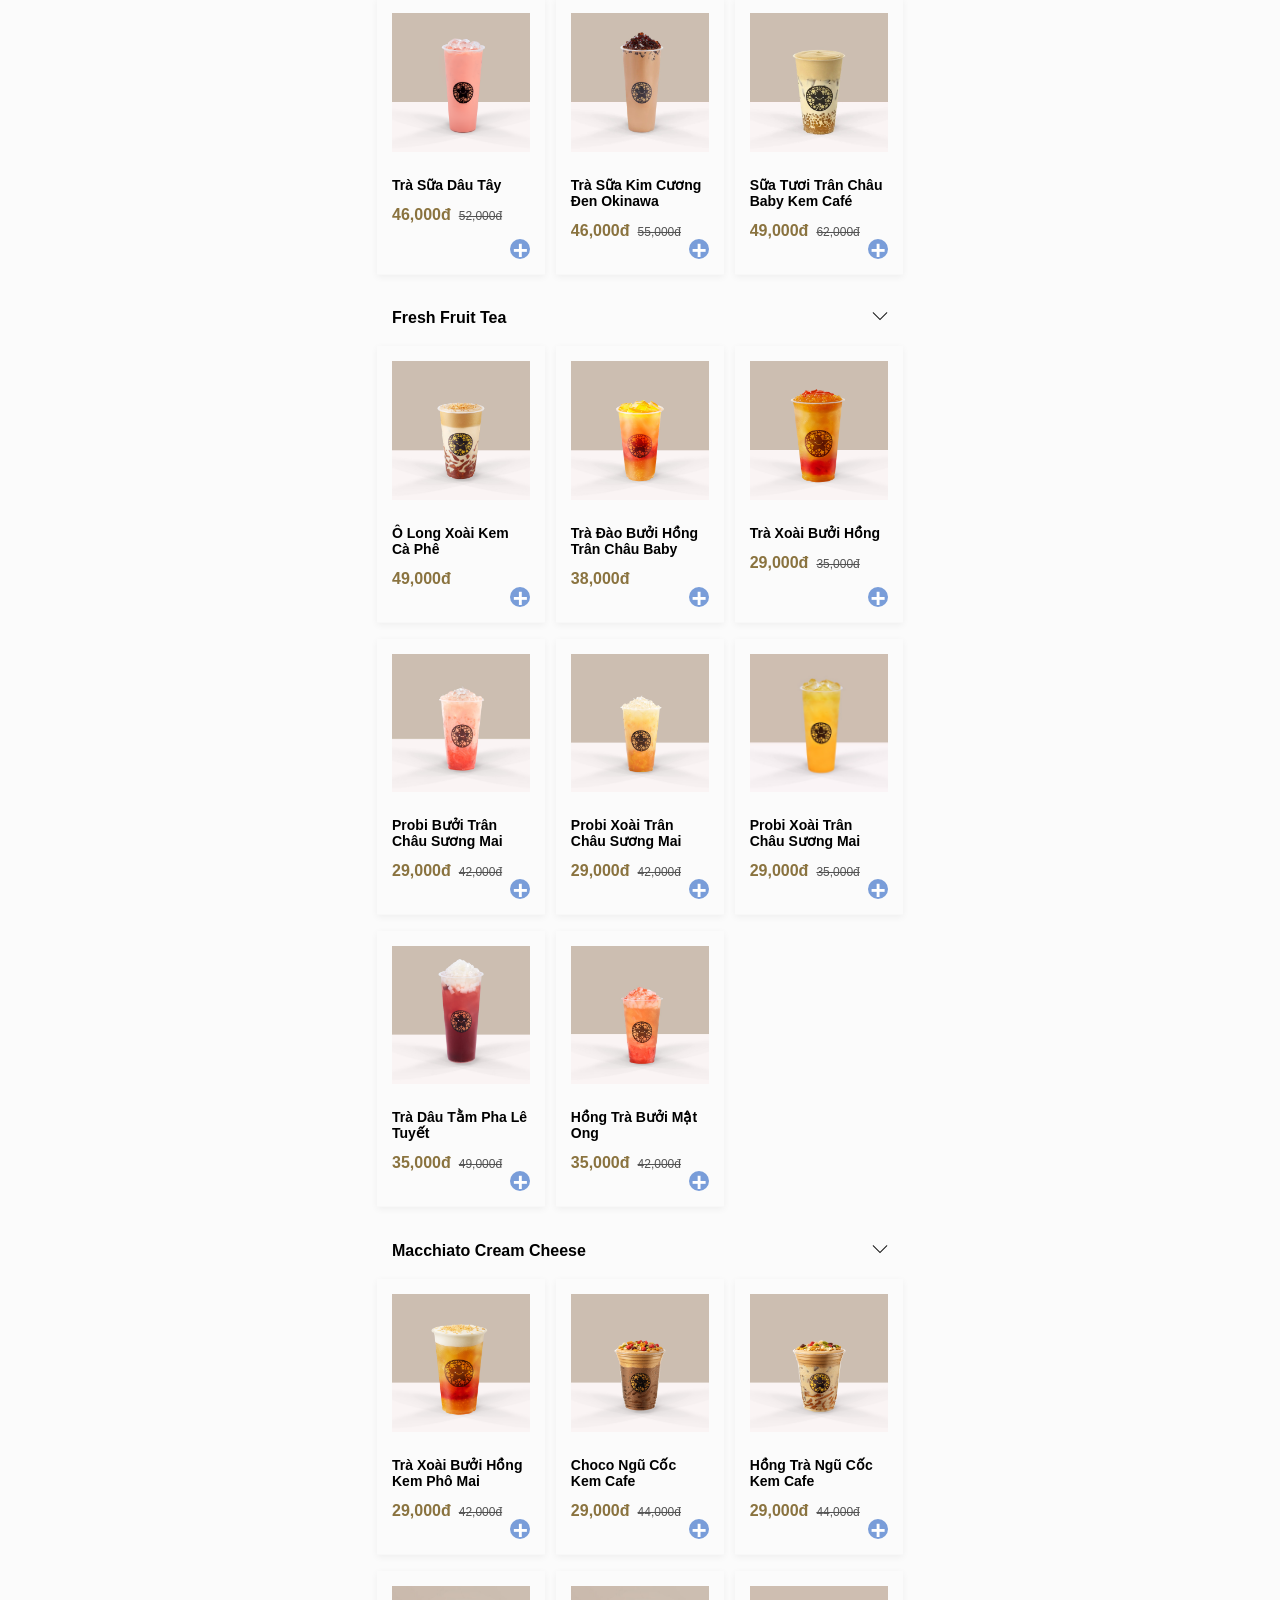
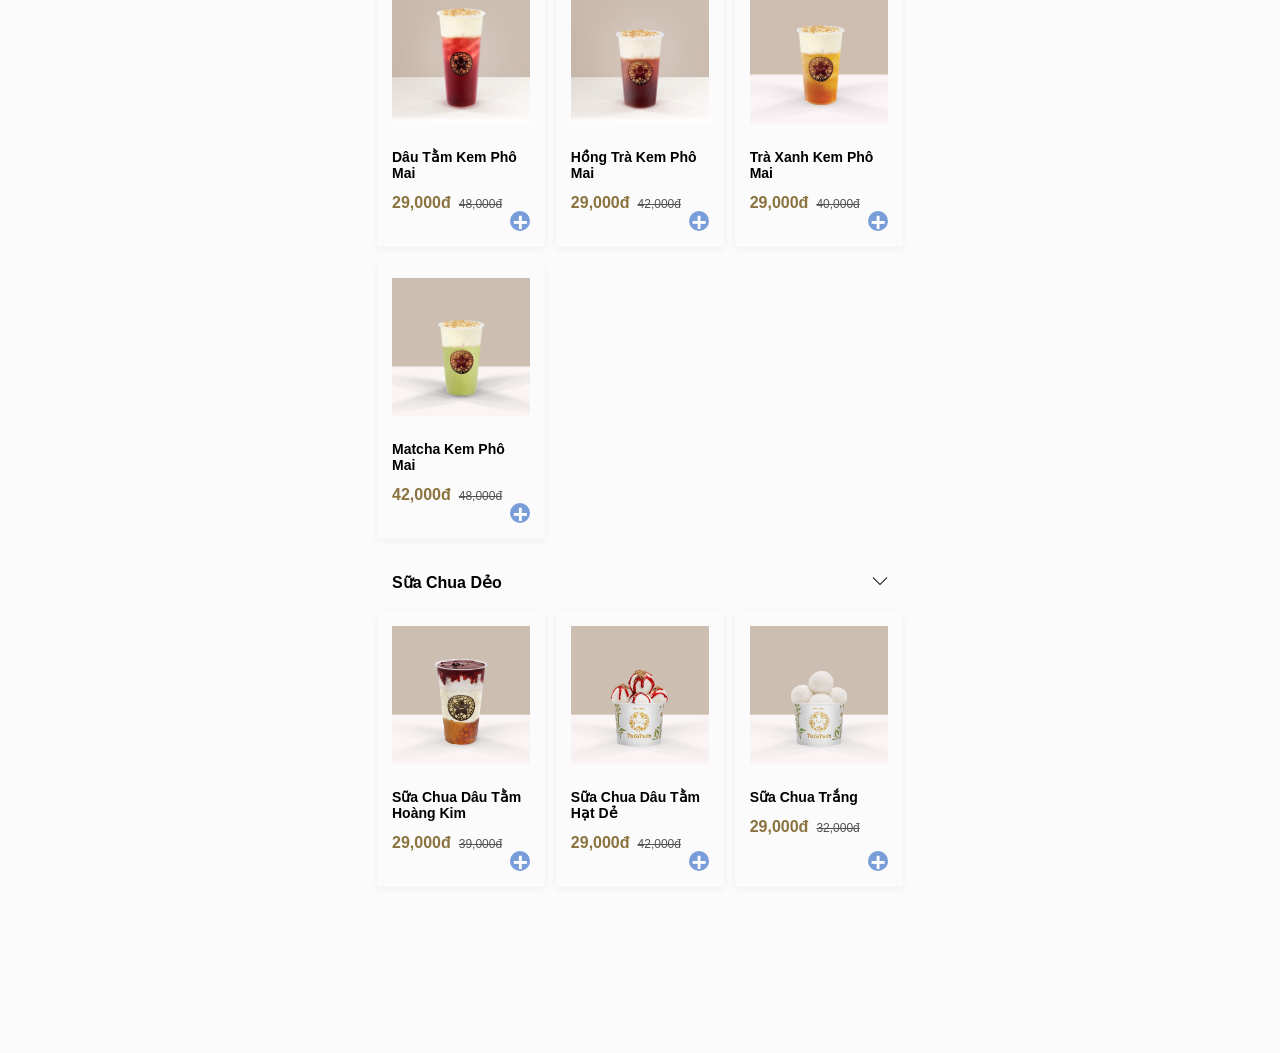
<file: buyNow.html>
<!DOCTYPE html>
<html lang="en">
<head>
    <meta charset="UTF-8">
    <meta name="viewport" content="width=device-width, initial-scale=1.0">
    <link rel="stylesheet" href="./assets/css/buyNow.css">
    <link rel="icon" href="./assets/image/favicon-32x32-1.png" type="image/x-icon">
    <link rel="stylesheet" href="./assets/fonts/themify-icons-font/themify-icons/themify-icons.css">
    <title>TOCOTOCO by DucQuy</title>
</head>
<body>
    <div class="other-header">
        <a href="./homePage.html" class="logo">
            <img src="./assets/image/logo-header1.png" alt="">
        </a>

        <div class="search">
            <input type="text" class="input-search" placeholder="Tìm kiếm sản phẩm...">
        </div>

        <div class="right">
            <div class="login-button"><a href="./LogIn.html">Đăng nhập</a></div>
        </div>
        
    </div>



    <div class="page-order" style="background-color: #fbfbfb !important;">
        <div class="order-content">
            <div class="order-sidebar sidebar-left">

                <div class="cat-title">Danh mục</div>


                <div class="list-cat">
                    <div class="cat-item">
                        <div class="cat-name">Món nổi bật</div>

                        <div class="cat-number">20</div>
                    </div>

                    <div class="cat-item">
                        <div class="cat-name">Trà sữa</div>

                        <div class="cat-number">14</div>
                    </div>

                    <div class="cat-item">
                        <div class="cat-name">Fresh Fruit Tea</div>

                        <div class="cat-number">8</div>
                    </div>

                    <div class="cat-item">
                        <div class="cat-name">Macchiato Cream Cheese</div>

                        <div class="cat-number">7</div>
                    </div>

                    <div class="cat-item">
                        <div class="cat-name">Sữa Chua Dẻo</div>

                        <div class="cat-number">3</div>
                    </div>

                </div>

            </div>

            <div class="order-center">
                <div class="main-center">

                    <div class="category" catslug="mon-noi-bat">
                        <div class="category-name">
                            <div class="left">Món nổi bật</div>

                            <div class="right">
                                <i class="fas ti-angle-down" aria-hidden="true"></i>
                            </div>
                        </div>

                        <div class="list-product">
                            <div class="product" id="product1">
                                <img src="./assets/image/O-Long-xoai-kem-coffee.jpg" alt="">
                                <div class="product-name" id="product1" >Ô Long Xoài Kem Cà Phê</div>
                                <div class="product-price">
                                    <p class="product-origin-price">70,000đ</p>
                                    <div class="product-sale-price">62,000đ</div>
                                </div>
                                <div class="btn-increase" onclick="addToCart('product1')">+</div>
                            </div>

                            <div class="product" id="product1">
                                <img src="./assets/image/dau_tam_kem_pho_mai.jpg" alt="">
                                <div class="product-name">Dâu Tằm Kem Phô Mai</div>
                                <div class="product-price">
                                    <p class="product-origin-price">61,000đ</p>
                                    <div class="product-sale-price">52,000đ</div>
                                </div>
                                <div class="btn-increase">+</div>
                            </div>

                            <div class="product" id="product1">
                                <img src="./assets/image/matcha-dau-do.jpg" alt="">
                                <div class="product-name">Matcha Đậu Đỏ</div>
                                <div class="product-price">
                                    <p class="product-origin-price">65,000đ</p>
                                    <div class="product-sale-price">49,000đ</div>
                                </div>
                                <div class="btn-increase">+</div>
                            </div>

                            <div class="product" id="product1">
                                <img src="./assets/image/Royal-Pearl-Milk-Coffee.png" alt="">
                                <div class="product-name">Royal Pearl Milk Coffee</div>
                                <div class="product-price">
                                    <p class="product-origin-price">49,000đ</p>
                                    <div class="product-sale-price">55,000đ</div>
                                </div>
                                <div class="btn-increase">+</div>
                            </div>

                            <div class="product" id="product1">
                                <img src="./assets/image/suacha.png" alt="">
                                <div class="product-name">Sữa Chua Việt Quất</div>
                                <div class="product-price">
                                    <p class="product-origin-price">38,000đ</p>
                                    <div class="product-sale-price">49,000đ</div>
                                </div>
                                <div class="btn-increase">+</div>
                            </div>

                            <div class="product" id="product1">
                                <img src="./assets/image/Tra-dao-buoi-hong-tran-chau-baby.jpg" alt="">
                                <div class="product-name">Trà Đào Bười Hồng Trân Châu</div>
                                <div class="product-price">
                                    <p class="product-origin-price">29,000đ</p>
                                    <div class="product-sale-price">35,000đ</div>
                                </div>
                                <div class="btn-increase">+</div>
                            </div>

                            <div class="product" >
                                <img src="./assets/image/trà-xoài-bưởi-hồng-kem-phô-mai.png" alt="">
                                <div class="product-name">Trà Xoài Bưởi Hồng Kem Phô Mai</div>
                                <div class="product-price">
                                    <p class="product-origin-price">35,000đ</p>
                                    <div class="product-sale-price">42,000đ</div>
                                </div>
                                <div class="btn-increase">+</div>
                            </div>

                            <div class="product" >
                                <img src="./assets/image/trà-xoài-bưởi-hồng.png" alt="">
                                <div class="product-name">Trà Xoài Bưởi Hồng</div>
                                <div class="product-price">
                                    <p class="product-origin-price">29,000đ</p>
                                    <div class="product-sale-price">38,000đ</div>
                                </div>
                                <div class="btn-increase">+</div>
                            </div>

                            <div class="product" >
                                <img src="./assets/image/kimcuong.jpg" alt="">
                                <div class="product-name">Trà Sữa Kim Cương Đen Okinawa</div>
                                <div class="product-price">
                                    <p class="product-origin-price">46,000đ</p>
                                    <div class="product-sale-price">59,000đ</div>
                                </div>
                                <div class="btn-increase">+</div>
                            </div>

                        </div>
                    </div>

                    <div class="category" catslug="tra-sua">

                        <div class="category-name">
                            <div class="left">Trà sữa</div>
                            <div class="right">
                                <i class="fas ti-angle-down" aria-hidden="true"></i>
                            </div>
                        </div>

                        <div class="list-product">
                            <div class="product" >
                                <img src="./assets/image/matcha-dau-do.jpg" alt="">
                                <div class="product-name">Matcha Đậu Đỏ</div>
                                <div class="product-price">
                                    <p class="product-origin-price">35,000đ</p>
                                    <div class="product-sale-price">49,000đ</div>
                                </div>
                                <div class="btn-increase">+</div>
                            </div>

                            <div class="product" >
                                <img src="./assets/image/tra-xanh.jpg" alt="">
                                <div class="product-name">Trà Xanh</div>
                                <div class="product-price">
                                    <p class="product-origin-price">32,000đ</p>
                                    <div class="product-sale-price">45,000đ</div>
                                </div>
                                <div class="btn-increase">+</div>
                            </div>

                            <div class="product" >
                                <img src="./assets/image/ts-olong-thai-cuc.jpg" alt="">
                                <div class="product-name">Ô Long Thái Cực</div>
                                <div class="product-price">
                                    <p class="product-origin-price">45,000đ</p>
                                    <div class="product-sale-price">55,000đ</div>
                                </div>
                                <div class="btn-increase">+</div>
                            </div>
                            
                            <div class="product" >
                                <img src="./assets/image/ts-socola.jpg" alt="">
                                <div class="product-name">Trà Sữa Socola</div>
                                <div class="product-price">
                                    <p class="product-origin-price">29,000đ</p>
                                    <div class="product-sale-price">35,000đ</div>
                                </div>
                                <div class="btn-increase">+</div>
                            </div>

                            <div class="product" >
                                <img src="./assets/image/ts-vi-nhai.jpg" alt="">
                                <div class="product-name">Trà Sữa Vị Nhài</div>
                                <div class="product-price">
                                    <p class="product-origin-price">35,000đ</p>
                                    <div class="product-sale-price">49,000đ</div>
                                </div>
                                <div class="btn-increase">+</div>
                            </div>

                            <div class="product" >
                                <img src="./assets/image/ts-bac-ha.jpg" alt="">
                                <div class="product-name">Trà Sữa Bạc Hà</div>
                                <div class="product-price">
                                    <p class="product-origin-price">29,000đ</p>
                                    <div class="product-sale-price">38,000đ</div>
                                </div>
                                <div class="btn-increase">+</div>
                            </div>

                            <div class="product" >
                                <img src="./assets/image/ts-dau-tay.png" alt="">
                                <div class="product-name">Trà Sữa Dâu Tây</div>
                                <div class="product-price">
                                    <p class="product-origin-price">46,000đ</p>
                                    <div class="product-sale-price">52,000đ</div>
                                </div>
                                <div class="btn-increase">+</div>
                            </div>

                            <div class="product" >
                                <img src="./assets/image/kimcuong.jpg" alt="">
                                <div class="product-name">Trà Sữa Kim Cương Đen Okinawa</div>
                                <div class="product-price">
                                    <p class="product-origin-price">46,000đ</p>
                                    <div class="product-sale-price">55,000đ</div>
                                </div>
                                <div class="btn-increase">+</div>
                            </div>

                            <div class="product" >
                                <img src="./assets/image/sua-tuoi.jpg" alt="">
                                <div class="product-name">Sữa Tươi Trân Châu Baby Kem Café</div>
                                <div class="product-price">
                                    <p class="product-origin-price">49,000đ</p>
                                    <div class="product-sale-price">62,000đ</div>
                                </div>
                                <div class="btn-increase">+</div>
                            </div>
                        </div>
                    </div>

                    
                    <div class="category" catslug="fresh-fruit-tea">
                        <div class="category-name">
                            <div class="left">Fresh Fruit Tea</div>

                            <div class="right">
                                <i class="fas ti-angle-down" aria-hidden="true"></i>
                            </div>
                        </div>

                        <div class="list-product">
                            <div class="product" id="product">
                                <img src="./assets/image/O-Long-xoai-kem-coffee.jpg" alt="">
                                <div class="product-name">Ô Long Xoài Kem Cà Phê</div>
                                <div class="product-price">
                                    <p class="product-origin-price">49,000đ</p>
                                </div>
                                <div class="btn-increase">+</div>
                            </div>

                            <div class="product" id="product">
                                <img src="./assets/image/Tra-dao-buoi-hong-tran-chau-baby.jpg" alt="">
                                <div class="product-name">Trà Đào Bưởi Hồng Trân Châu Baby</div>
                                <div class="product-price">
                                    <p class="product-origin-price">38,000đ</p>
                                </div>
                                <div class="btn-increase">+</div>
                            </div>

                            <div class="product" id="product">
                                <img src="./assets/image/trà-xoài-bưởi-hồng.png" alt="">
                                <div class="product-name">Trà Xoài Bưởi Hồng</div>
                                <div class="product-price">
                                    <p class="product-origin-price">29,000đ</p>
                                    <div class="product-sale-price">35,000đ</div>
                                </div>
                                <div class="btn-increase">+</div>
                            </div>

                            <div class="product" id="product">
                                <img src="./assets/image/buoi-tran-chau.jpg" alt="">
                                <div class="product-name">Probi Bưởi Trân Châu Sương Mai</div>
                                <div class="product-price">
                                    <p class="product-origin-price">29,000đ</p>
                                    <div class="product-sale-price">42,000đ</div>
                                </div>
                                <div class="btn-increase">+</div>
                            </div>

                            <div class="product" id="product1">
                                <img src="./assets/image/xoai-tran-chau.jpg" alt="">
                                <div class="product-name">Probi Xoài Trân Châu Sương Mai</div>
                                <div class="product-price">
                                    <p class="product-origin-price">29,000đ</p>
                                    <div class="product-sale-price">42,000đ</div>
                                </div>
                                <div class="btn-increase">+</div>
                            </div>

                            <div class="product" id="product">
                                <img src="./assets/image/tra-xanh-xoai.jpg" alt="">
                                <div class="product-name">Probi Xoài Trân Châu Sương Mai</div>
                                <div class="product-price">
                                    <p class="product-origin-price">29,000đ</p>
                                    <div class="product-sale-price">35,000đ</div>
                                </div>
                                <div class="btn-increase">+</div>
                            </div>

                            <div class="product" id="product">
                                <img src="./assets/image/dau-tam.jpg" alt="">
                                <div class="product-name">Trà Dâu Tằm Pha Lê Tuyết</div>
                                <div class="product-price">
                                    <p class="product-origin-price">35,000đ</p>
                                    <div class="product-sale-price">49,000đ</div>
                                </div>
                                <div class="btn-increase">+</div>
                            </div>

                            <div class="product" id="product">
                                <img src="./assets/image/hong-tra-buoi.jpg" alt="">
                                <div class="product-name">Hồng Trà Bưởi Mật Ong</div>
                                <div class="product-price">
                                    <p class="product-origin-price">35,000đ</p>
                                    <div class="product-sale-price">42,000đ</div>
                                </div>
                                <div class="btn-increase">+</div>
                            </div>
                        </div>
                    </div>


                    <div class="category" catslug="macchiato-cream-cheese">
                        <div class="category-name">
                            <div class="left">Macchiato Cream Cheese</div>

                            <div class="right">
                                <i class="fas ti-angle-down" aria-hidden="true"></i>
                            </div>
                        </div>

                        <div class="list-product">
                            <div class="product" id="product">
                                <img src="./assets/image/trà-xoài-bưởi-hồng-kem-phô-mai.png" alt="">
                                <div class="product-name">Trà Xoài Bưởi Hồng Kem Phô Mai</div>
                                <div class="product-price">
                                    <p class="product-origin-price">29,000đ</p>
                                    <div class="product-sale-price">42,000đ</div>
                                </div>
                                <div class="btn-increase">+</div>
                            </div>

                            <div class="product" id="product">
                                <img src="./assets/image/choco-ngu-coc.png" alt="">
                                <div class="product-name">Choco Ngũ Cốc Kem Cafe</div>
                                <div class="product-price">
                                    <p class="product-origin-price">29,000đ</p>
                                    <div class="product-sale-price">44,000đ</div>
                                </div>
                                <div class="btn-increase">+</div>
                            </div>

                            <div class="product" id="product">
                                <img src="./assets/image/hong-tra-ngu-coc.png" alt="">
                                <div class="product-name">Hồng Trà Ngũ Cốc Kem Cafe</div>
                                <div class="product-price">
                                    <p class="product-origin-price">29,000đ</p>
                                    <div class="product-sale-price">44,000đ</div>
                                </div>
                                <div class="btn-increase">+</div>
                            </div>

                            <div class="product" id="product">
                                <img src="./assets/image/dau-tam-kem.jpg" alt="">
                                <div class="product-name">Dâu Tằm Kem Phô Mai</div>
                                <div class="product-price">
                                    <p class="product-origin-price">29,000đ</p>
                                    <div class="product-sale-price">48,000đ</div>
                                </div>
                                <div class="btn-increase">+</div>
                            </div>

                            <div class="product" id="product">
                                <img src="./assets/image/hong-tra-kem.jpg" alt="">
                                <div class="product-name">Hồng Trà Kem Phô Mai</div>
                                <div class="product-price">
                                    <p class="product-origin-price">29,000đ</p>
                                    <div class="product-sale-price">42,000đ</div>
                                </div>
                                <div class="btn-increase">+</div>
                            </div>

                            <div class="product" id="product">
                                <img src="./assets/image/tra-xanh-kem.jpg" alt="">
                                <div class="product-name">Trà Xanh Kem Phô Mai</div>
                                <div class="product-price">
                                    <p class="product-origin-price">29,000đ</p>
                                    <div class="product-sale-price">40,000đ</div>
                                </div>
                                <div class="btn-increase">+</div>
                            </div>

                            <div class="product" id="product">
                                <img src="./assets/image/matcha-kem.png" alt="">
                                <div class="product-name">Matcha Kem Phô Mai</div>
                                <div class="product-price">
                                    <p class="product-origin-price">42,000đ</p>
                                    <div class="product-sale-price">48,000đ</div>
                                </div>
                                <div class="btn-increase">+</div>
                            </div>
                        </div>
                    </div>

                    <div class="category" catslug="sua-chua-deo">
                        <div class="category-name">
                            <div class="left">Sữa Chua Dẻo</div>

                            <div class="right">
                                <i class="fas ti-angle-down" aria-hidden="true"></i>
                            </div>
                        </div>

                        <div class="list-product">
                            <div class="product" id="product">
                                <img src="./assets/image/sua-chua-dau-tam-hoang-kim.png" alt="">
                                <div class="product-name">Sữa Chua Dâu Tằm Hoàng Kim</div>
                                <div class="product-price">
                                    <p class="product-origin-price">29,000đ</p>
                                    <div class="product-sale-price">39,000đ</div>
                                </div>
                                <div class="btn-increase">+</div>
                            </div>

                            <div class="product" id="product">
                                <img src="./assets/image/suacha.png" alt="">
                                <div class="product-name">Sữa Chua Dâu Tằm Hạt Dẻ</div>
                                <div class="product-price">
                                    <p class="product-origin-price">29,000đ</p>
                                    <div class="product-sale-price">42,000đ</div>
                                </div>
                                <div class="btn-increase">+</div>
                            </div>

                            <div class="product" id="product">
                                <img src="./assets/image/sua-chua-trang.png" alt="">
                                <div class="product-name">Sữa Chua Trắng</div>
                                <div class="product-price">
                                    <p class="product-origin-price">29,000đ</p>
                                    <div class="product-sale-price">32,000đ</div>
                                </div>
                                <div class="btn-increase">+</div>
                            </div>
                        </div>
                    </div>
                 </div>
            </div>
                <div class="order-sidebar sidebar-right" id="cart">
                    <div class="cart-group-top">
                        <div class="cart-title">
                            <div class="cart-title-left">Giỏ hàng của tôi</div>

                            <div class="cart-title-right clear-cart">Xóa tất cả</div>
                        </div>

                        <div class="cart-ss1">Chưa có sản phẩm nào!</div>
                    </div>

                    <div class="cart-group-bottom">
                        <div class="cart-ss2">
                            <img class="img-toco" src="./assets/image/icon-glass-tea.png" alt="">
                            <span class="cart-ss2-one">x</span>
                            <span class="cart-ss2-two">0</span>
                            <span class="cart-ss2-three">=</span>
                            <span class="cart-ss2-four">0đ</span>
                        </div>

                        <div class="cart-ss3">
                            <div class="button-cart1">Tạm dừng T/toán</div>
                        </div>
                    </div>
                </div>
            <script>
                    function addToCart(productID) {
                       // Lấy thông tin sản phẩm
                       var product = document.getElementById(productID);
                       var productName = product.querySelector(".product-name").innerText;
                       var productPrice = parseFloat(product.querySelector(".product-origin-price").innerText.replace('đ', '').replace(',', ''));
                 
                       // Tìm phần giỏ hàng
                       var cart = document.getElementById("cart");
                 
                       // Tạo một phần tử mới để thêm vào giỏ hàng
                       var cartItem = document.createElement("div");
                       cartItem.className = "cart-item";
                       cartItem.innerHTML = `
                          <div class="cart-item-name">${productName}</div>
                          <div class="cart-item-price">${productPrice}đ</div>
                       `;
                 
                       // Thêm sản phẩm vào giỏ hàng
                       cart.appendChild(cartItem);
                 
                       // Cập nhật tổng giá trị trong giỏ hàng
                       updateTotalPrice();
                    }
                 
                    function updateTotalPrice() {
                       // Tìm phần giỏ hàng và tất cả các giá trị sản phẩm
                       var cart = document.getElementById("cart");
                       var cartItems = cart.getElementsByClassName("cart-item");
                       var totalPrice = 0;
                 
                       // Tính tổng giá trị
                       for (var i = 0; i < cartItems.length; i++) {
                          var priceText = cartItems[i].querySelector(".cart-item-price").innerText;
                          totalPrice += parseFloat(priceText.replace('đ', '').replace(',', ''));
                       }
                 
                       // Hiển thị tổng giá trị
                       var totalElement = document.querySelector(".cart-ss2-four");
                       totalElement.innerText = totalPrice + "đ";
                    }
                 </script>
</body>
</html>
</file>
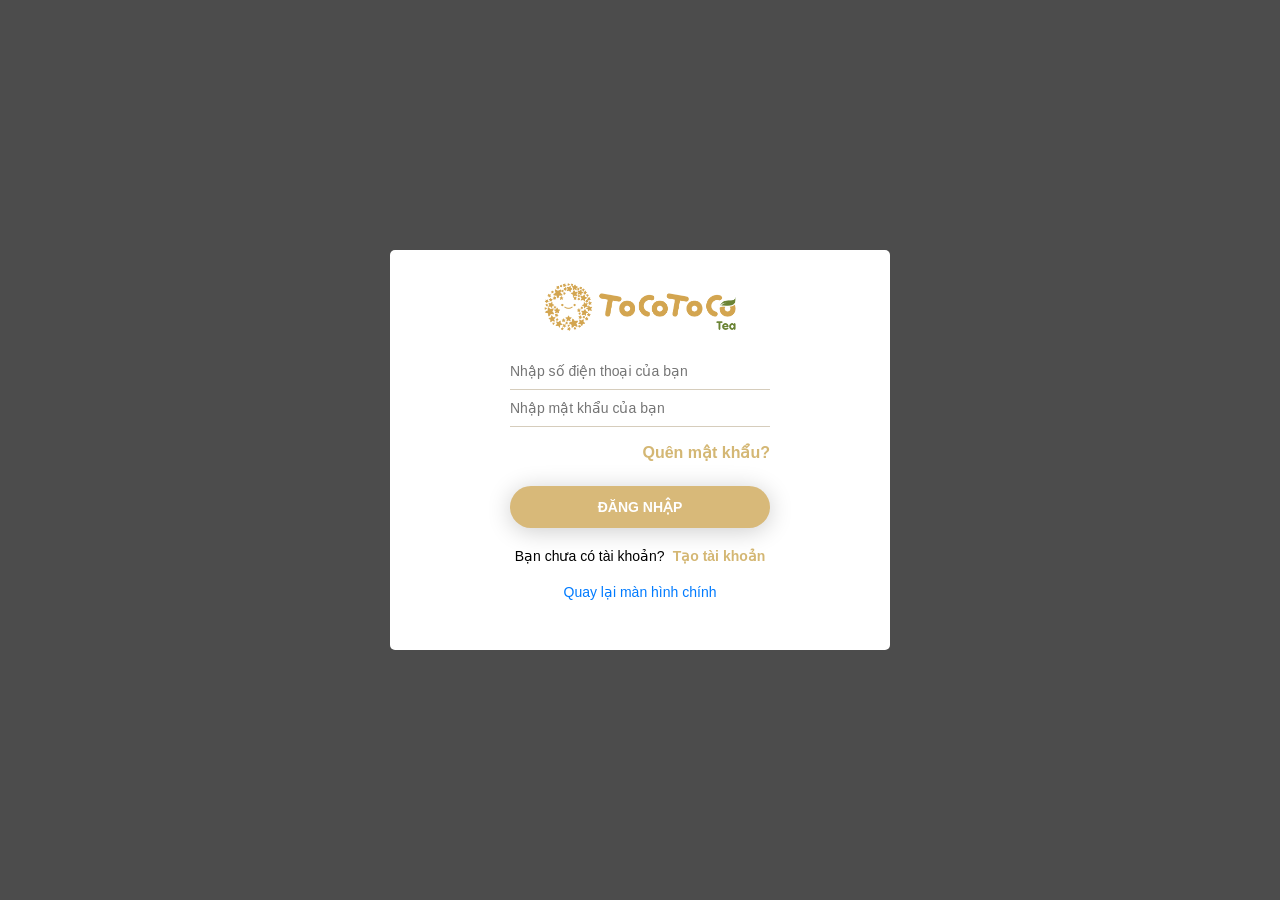
<file: LogIn.html>
<!DOCTYPE html>
<html lang="en">
<head>
    <meta charset="UTF-8">
    <meta name="viewport" content="width=device-width, initial-scale=1.0">
    <title>Đăng nhập</title>
    <link rel="icon" href="./assets/image/favicon-32x32-1.png" type="image/x-icon">
    <link rel="stylesheet" href="./assets/css/login.css">
    <link rel="stylesheet" href="./assets/fonts/themify-icons-font/themify-icons/themify-icons.css">
</head>
<body>
    <div class="wall-login">
        <div class="background-login">
            <img src="./assets/image/logo-login.png" alt="" class="logo-login">

            <div class="login-content">
                <input type="text" id="login-number" class="info-login" placeholder="Nhập số điện thoại của bạn">
                <input type="password" id="login-password" class="info-login" placeholder="Nhập mật khẩu của bạn">
                <div class="forgot-pass">Quên mật khẩu?</div>
                <div class="login-button" onclick="performLogin()">Đăng nhập</div>
                <div class="sugget-text">
                    <div class="text">Bạn chưa có tài khoản?</div>
                    <div class="create-acc"><a href="./register.html">Tạo tài khoản</a></div>
                </div>
                <div class="sugget-text">
                    <a href="./homePage.html" class="back-home">Quay lại màn hình chính</a>
                </div>
            </div>
        </div>
    </div>  

    <script>
        function performLogin() {
            var loginNumber = document.getElementById("login-number").value;
            var loginPassword = document.getElementById("login-password").value;

            // Retrieve the registered user from localStorage
            var registeredUser = JSON.parse(localStorage.getItem('registeredUser'));

            if (registeredUser && loginNumber === registeredUser.phone && loginPassword === registeredUser.password) {
                alert("Đăng nhập thành công");
                // Redirect to the home page or any other page after successful login
                window.location.href = './homePage.html'; // Adjust the filename if needed
            } else {
                alert("Đăng nhập thất bại. Vui lòng kiểm tra lại thông tin đăng nhập.");
            }
        }
    </script>
</body>
</html>
</file>
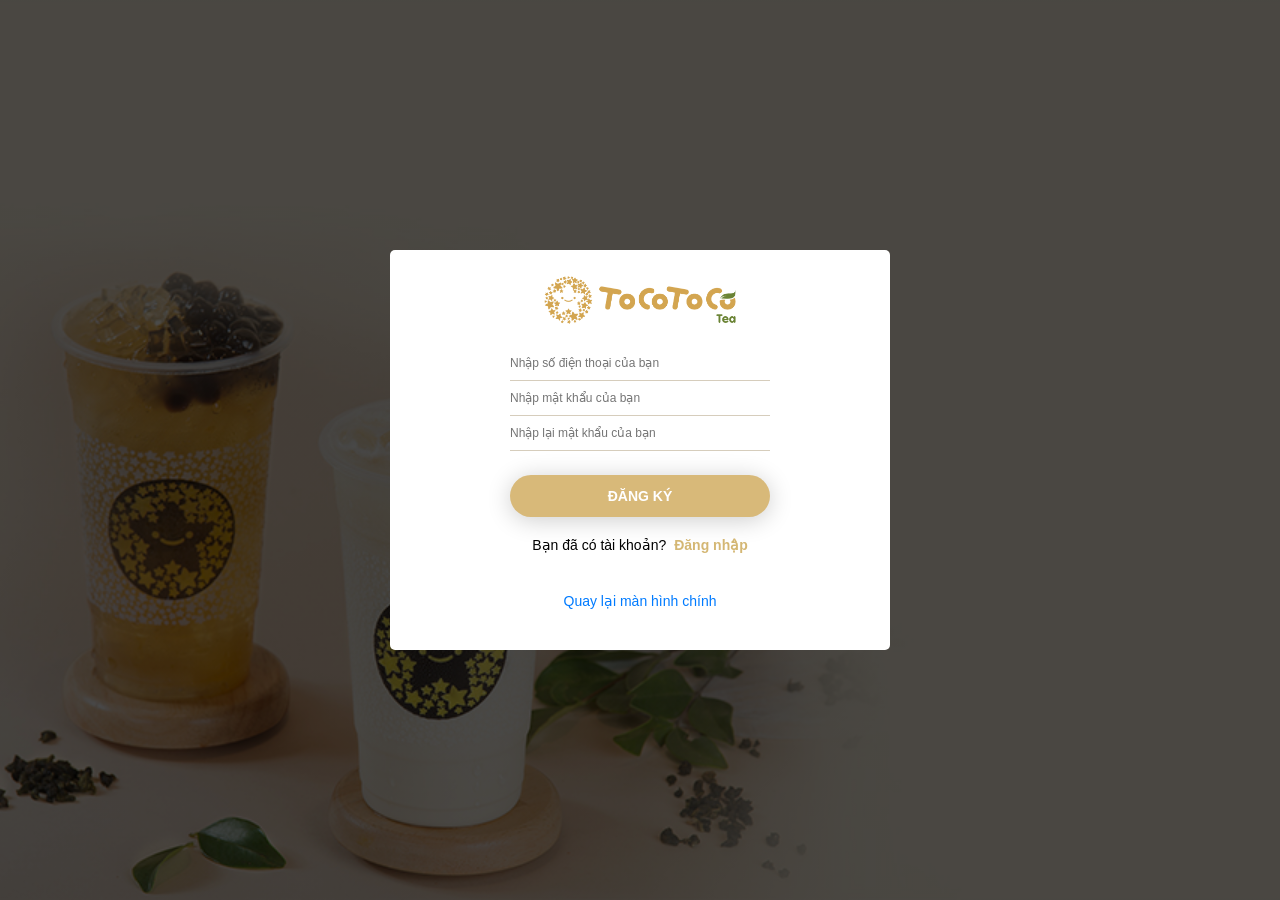
<file: register.html>
<!DOCTYPE html>
<html lang="en">
<head>
    <meta charset="UTF-8">
    <meta name="viewport" content="width=device-width, initial-scale=1.0">
    <link rel="stylesheet" href="./assets/css/register.css">
    <link rel="icon" href="./assets/image/favicon-32x32-1.png" type="image/x-icon">
    <title>Đăng ký</title>
</head>
<body>
    <div class="wall-register">
        <div class="background-register">
            <img src="./assets/image/logo-login.png" alt="" class="logo-toco">
            <input type="text" class="content-register" id="number" placeholder="Nhập số điện thoại của bạn">
            <input type="password" class="content-register" id="password" placeholder="Nhập mật khẩu của bạn">
            <input type="password" class="content-register" id="confirm-password" placeholder="Nhập lại mật khẩu của bạn">
            <div class="register" onclick="CheckThongTin()">Đăng ký</div>
            <div class="sugget-text">
                <div class="text">Bạn đã có tài khoản?</div>
                <div class="login" onclick="redirectToLogin()">Đăng nhập</div>
            </div>

            <div class="sugget-text">
                <a href="homePage.html" class="back-home">Quay lại màn hình chính</a>
            </div>
        </div>
    </div>


    <script>
        function redirectToLogin() {
            window.location.href = 'login.html'; // Adjust the filename if needed
        }

        function saveRegistrationInfo() {
            var phone = document.getElementById("number").value;
            var pass = document.getElementById("password").value;

            var user = {
                phone: phone,
                password: pass
            };

            // Lưu thông tin đăng ký vào localStorage
            localStorage.setItem('registeredUser', JSON.stringify(user));

            alert("Đăng ký thành công");
            redirectToLogin();
        }

        function CheckThongTin() {

            var phone = document.getElementById("number").value;
            var testPhone = /^[\+]?[(]?[0-9]{3}[)]?[-\s\.]?[0-9]{3}[-\s\.]?[0-9]{4,6}$/;

            var pass = document.getElementById("password").value;
            var testPass = /^(?=\S+$).{6,}$/;

            var confirmPass = document.getElementById("confirm-password").value;

            if (phone == "" || !testPhone.test(phone)) {
                alert("Định dạng số điện thoại sai");
            } else if (pass == "" || pass.includes(" ") || !testPass.test(pass)) {
                alert("Định dạng mật khẩu sai");
            } else if (confirmPass == "" || confirmPass !== pass) {
                alert("Xác nhận mật khẩu sai");
            } else {
                alert("Đăng ký thành công");
                redirectToLogin();
            }
        }
    </script>
</body>
</html>
</file>
<file: assets/fonts/themify-icons-font/themify-icons/demo-files/demo.css>
body {
	font: normal 1em/1.5em Arial, Helvetica, sans-serif;
	max-width: 90%;
	margin: 30px auto 0;
}
h1, h3 {
	font-weight: normal;
}
h3 {
	font-size: 1.4;
	text-transform: uppercase;
	letter-spacing: 1px;
}

.icon-section {
	margin: 0 0 3em;
	clear: both;
	overflow: hidden;
}
.icon-container {
	width: 240px; 
	padding: .7em 0;
	float: left; 
	position: relative;
	text-align: left;
}
.icon-container [class^="ti-"], 
.icon-container [class*=" ti-"] {
	color: #000;
	position: absolute;
	margin-top: 3px;
	transition: .3s;
}
.icon-container:hover [class^="ti-"],
.icon-container:hover [class*=" ti-"] {
	font-size: 2.2em;
	margin-top: -5px;
}
.icon-container:hover .icon-name {
	color: #000;
}
.icon-name {
	color: #aaa;
	margin-left: 35px;
	font-size: .8em;
	transition: .3s;
}
.icon-container:hover .icon-name {
	margin-left: 45px;
}
</file>
<file: assets/fonts/themify-icons-font/themify-icons/themify-icons.css>
@font-face {
	font-family: 'themify';
	src:url('fonts/themify.eot?-fvbane');
	src:url('fonts/themify.eot?#iefix-fvbane') format('embedded-opentype'),
		url('fonts/themify.woff?-fvbane') format('woff'),
		url('fonts/themify.ttf?-fvbane') format('truetype'),
		url('fonts/themify.svg?-fvbane#themify') format('svg');
	font-weight: normal;
	font-style: normal;
}

[class^="ti-"], [class*=" ti-"] {
	font-family: 'themify';
	speak: none;
	font-style: normal;
	font-weight: normal;
	font-variant: normal;
	text-transform: none;
	line-height: 1;

	/* Better Font Rendering =========== */
	-webkit-font-smoothing: antialiased;
	-moz-osx-font-smoothing: grayscale;
}

.ti-wand:before {
	content: "\e600";
}
.ti-volume:before {
	content: "\e601";
}
.ti-user:before {
	content: "\e602";
}
.ti-unlock:before {
	content: "\e603";
}
.ti-unlink:before {
	content: "\e604";
}
.ti-trash:before {
	content: "\e605";
}
.ti-thought:before {
	content: "\e606";
}
.ti-target:before {
	content: "\e607";
}
.ti-tag:before {
	content: "\e608";
}
.ti-tablet:before {
	content: "\e609";
}
.ti-star:before {
	content: "\e60a";
}
.ti-spray:before {
	content: "\e60b";
}
.ti-signal:before {
	content: "\e60c";
}
.ti-shopping-cart:before {
	content: "\e60d";
}
.ti-shopping-cart-full:before {
	content: "\e60e";
}
.ti-settings:before {
	content: "\e60f";
}
.ti-search:before {
	content: "\e610";
}
.ti-zoom-in:before {
	content: "\e611";
}
.ti-zoom-out:before {
	content: "\e612";
}
.ti-cut:before {
	content: "\e613";
}
.ti-ruler:before {
	content: "\e614";
}
.ti-ruler-pencil:before {
	content: "\e615";
}
.ti-ruler-alt:before {
	content: "\e616";
}
.ti-bookmark:before {
	content: "\e617";
}
.ti-bookmark-alt:before {
	content: "\e618";
}
.ti-reload:before {
	content: "\e619";
}
.ti-plus:before {
	content: "\e61a";
}
.ti-pin:before {
	content: "\e61b";
}
.ti-pencil:before {
	content: "\e61c";
}
.ti-pencil-alt:before {
	content: "\e61d";
}
.ti-paint-roller:before {
	content: "\e61e";
}
.ti-paint-bucket:before {
	content: "\e61f";
}
.ti-na:before {
	content: "\e620";
}
.ti-mobile:before {
	content: "\e621";
}
.ti-minus:before {
	content: "\e622";
}
.ti-medall:before {
	content: "\e623";
}
.ti-medall-alt:before {
	content: "\e624";
}
.ti-marker:before {
	content: "\e625";
}
.ti-marker-alt:before {
	content: "\e626";
}
.ti-arrow-up:before {
	content: "\e627";
}
.ti-arrow-right:before {
	content: "\e628";
}
.ti-arrow-left:before {
	content: "\e629";
}
.ti-arrow-down:before {
	content: "\e62a";
}
.ti-lock:before {
	content: "\e62b";
}
.ti-location-arrow:before {
	content: "\e62c";
}
.ti-link:before {
	content: "\e62d";
}
.ti-layout:before {
	content: "\e62e";
}
.ti-layers:before {
	content: "\e62f";
}
.ti-layers-alt:before {
	content: "\e630";
}
.ti-key:before {
	content: "\e631";
}
.ti-import:before {
	content: "\e632";
}
.ti-image:before {
	content: "\e633";
}
.ti-heart:before {
	content: "\e634";
}
.ti-heart-broken:before {
	content: "\e635";
}
.ti-hand-stop:before {
	content: "\e636";
}
.ti-hand-open:before {
	content: "\e637";
}
.ti-hand-drag:before {
	content: "\e638";
}
.ti-folder:before {
	content: "\e639";
}
.ti-flag:before {
	content: "\e63a";
}
.ti-flag-alt:before {
	content: "\e63b";
}
.ti-flag-alt-2:before {
	content: "\e63c";
}
.ti-eye:before {
	content: "\e63d";
}
.ti-export:before {
	content: "\e63e";
}
.ti-exchange-vertical:before {
	content: "\e63f";
}
.ti-desktop:before {
	content: "\e640";
}
.ti-cup:before {
	content: "\e641";
}
.ti-crown:before {
	content: "\e642";
}
.ti-comments:before {
	content: "\e643";
}
.ti-comment:before {
	content: "\e644";
}
.ti-comment-alt:before {
	content: "\e645";
}
.ti-close:before {
	content: "\e646";
}
.ti-clip:before {
	content: "\e647";
}
.ti-angle-up:before {
	content: "\e648";
}
.ti-angle-right:before {
	content: "\e649";
}
.ti-angle-left:before {
	content: "\e64a";
}
.ti-angle-down:before {
	content: "\e64b";
}
.ti-check:before {
	content: "\e64c";
}
.ti-check-box:before {
	content: "\e64d";
}
.ti-camera:before {
	content: "\e64e";
}
.ti-announcement:before {
	content: "\e64f";
}
.ti-brush:before {
	content: "\e650";
}
.ti-briefcase:before {
	content: "\e651";
}
.ti-bolt:before {
	content: "\e652";
}
.ti-bolt-alt:before {
	content: "\e653";
}
.ti-blackboard:before {
	content: "\e654";
}
.ti-bag:before {
	content: "\e655";
}
.ti-move:before {
	content: "\e656";
}
.ti-arrows-vertical:before {
	content: "\e657";
}
.ti-arrows-horizontal:before {
	content: "\e658";
}
.ti-fullscreen:before {
	content: "\e659";
}
.ti-arrow-top-right:before {
	content: "\e65a";
}
.ti-arrow-top-left:before {
	content: "\e65b";
}
.ti-arrow-circle-up:before {
	content: "\e65c";
}
.ti-arrow-circle-right:before {
	content: "\e65d";
}
.ti-arrow-circle-left:before {
	content: "\e65e";
}
.ti-arrow-circle-down:before {
	content: "\e65f";
}
.ti-angle-double-up:before {
	content: "\e660";
}
.ti-angle-double-right:before {
	content: "\e661";
}
.ti-angle-double-left:before {
	content: "\e662";
}
.ti-angle-double-down:before {
	content: "\e663";
}
.ti-zip:before {
	content: "\e664";
}
.ti-world:before {
	content: "\e665";
}
.ti-wheelchair:before {
	content: "\e666";
}
.ti-view-list:before {
	content: "\e667";
}
.ti-view-list-alt:before {
	content: "\e668";
}
.ti-view-grid:before {
	content: "\e669";
}
.ti-uppercase:before {
	content: "\e66a";
}
.ti-upload:before {
	content: "\e66b";
}
.ti-underline:before {
	content: "\e66c";
}
.ti-truck:before {
	content: "\e66d";
}
.ti-timer:before {
	content: "\e66e";
}
.ti-ticket:before {
	content: "\e66f";
}
.ti-thumb-up:before {
	content: "\e670";
}
.ti-thumb-down:before {
	content: "\e671";
}
.ti-text:before {
	content: "\e672";
}
.ti-stats-up:before {
	content: "\e673";
}
.ti-stats-down:before {
	content: "\e674";
}
.ti-split-v:before {
	content: "\e675";
}
.ti-split-h:before {
	content: "\e676";
}
.ti-smallcap:before {
	content: "\e677";
}
.ti-shine:before {
	content: "\e678";
}
.ti-shift-right:before {
	content: "\e679";
}
.ti-shift-left:before {
	content: "\e67a";
}
.ti-shield:before {
	content: "\e67b";
}
.ti-notepad:before {
	content: "\e67c";
}
.ti-server:before {
	content: "\e67d";
}
.ti-quote-right:before {
	content: "\e67e";
}
.ti-quote-left:before {
	content: "\e67f";
}
.ti-pulse:before {
	content: "\e680";
}
.ti-printer:before {
	content: "\e681";
}
.ti-power-off:before {
	content: "\e682";
}
.ti-plug:before {
	content: "\e683";
}
.ti-pie-chart:before {
	content: "\e684";
}
.ti-paragraph:before {
	content: "\e685";
}
.ti-panel:before {
	content: "\e686";
}
.ti-package:before {
	content: "\e687";
}
.ti-music:before {
	content: "\e688";
}
.ti-music-alt:before {
	content: "\e689";
}
.ti-mouse:before {
	content: "\e68a";
}
.ti-mouse-alt:before {
	content: "\e68b";
}
.ti-money:before {
	content: "\e68c";
}
.ti-microphone:before {
	content: "\e68d";
}
.ti-menu:before {
	content: "\e68e";
}
.ti-menu-alt:before {
	content: "\e68f";
}
.ti-map:before {
	content: "\e690";
}
.ti-map-alt:before {
	content: "\e691";
}
.ti-loop:before {
	content: "\e692";
}
.ti-location-pin:before {
	content: "\e693";
}
.ti-list:before {
	content: "\e694";
}
.ti-light-bulb:before {
	content: "\e695";
}
.ti-Italic:before {
	content: "\e696";
}
.ti-info:before {
	content: "\e697";
}
.ti-infinite:before {
	content: "\e698";
}
.ti-id-badge:before {
	content: "\e699";
}
.ti-hummer:before {
	content: "\e69a";
}
.ti-home:before {
	content: "\e69b";
}
.ti-help:before {
	content: "\e69c";
}
.ti-headphone:before {
	content: "\e69d";
}
.ti-harddrives:before {
	content: "\e69e";
}
.ti-harddrive:before {
	content: "\e69f";
}
.ti-gift:before {
	content: "\e6a0";
}
.ti-game:before {
	content: "\e6a1";
}
.ti-filter:before {
	content: "\e6a2";
}
.ti-files:before {
	content: "\e6a3";
}
.ti-file:before {
	content: "\e6a4";
}
.ti-eraser:before {
	content: "\e6a5";
}
.ti-envelope:before {
	content: "\e6a6";
}
.ti-download:before {
	content: "\e6a7";
}
.ti-direction:before {
	content: "\e6a8";
}
.ti-direction-alt:before {
	content: "\e6a9";
}
.ti-dashboard:before {
	content: "\e6aa";
}
.ti-control-stop:before {
	content: "\e6ab";
}
.ti-control-shuffle:before {
	content: "\e6ac";
}
.ti-control-play:before {
	content: "\e6ad";
}
.ti-control-pause:before {
	content: "\e6ae";
}
.ti-control-forward:before {
	content: "\e6af";
}
.ti-control-backward:before {
	content: "\e6b0";
}
.ti-cloud:before {
	content: "\e6b1";
}
.ti-cloud-up:before {
	content: "\e6b2";
}
.ti-cloud-down:before {
	content: "\e6b3";
}
.ti-clipboard:before {
	content: "\e6b4";
}
.ti-car:before {
	content: "\e6b5";
}
.ti-calendar:before {
	content: "\e6b6";
}
.ti-book:before {
	content: "\e6b7";
}
.ti-bell:before {
	content: "\e6b8";
}
.ti-basketball:before {
	content: "\e6b9";
}
.ti-bar-chart:before {
	content: "\e6ba";
}
.ti-bar-chart-alt:before {
	content: "\e6bb";
}
.ti-back-right:before {
	content: "\e6bc";
}
.ti-back-left:before {
	content: "\e6bd";
}
.ti-arrows-corner:before {
	content: "\e6be";
}
.ti-archive:before {
	content: "\e6bf";
}
.ti-anchor:before {
	content: "\e6c0";
}
.ti-align-right:before {
	content: "\e6c1";
}
.ti-align-left:before {
	content: "\e6c2";
}
.ti-align-justify:before {
	content: "\e6c3";
}
.ti-align-center:before {
	content: "\e6c4";
}
.ti-alert:before {
	content: "\e6c5";
}
.ti-alarm-clock:before {
	content: "\e6c6";
}
.ti-agenda:before {
	content: "\e6c7";
}
.ti-write:before {
	content: "\e6c8";
}
.ti-window:before {
	content: "\e6c9";
}
.ti-widgetized:before {
	content: "\e6ca";
}
.ti-widget:before {
	content: "\e6cb";
}
.ti-widget-alt:before {
	content: "\e6cc";
}
.ti-wallet:before {
	content: "\e6cd";
}
.ti-video-clapper:before {
	content: "\e6ce";
}
.ti-video-camera:before {
	content: "\e6cf";
}
.ti-vector:before {
	content: "\e6d0";
}
.ti-themify-logo:before {
	content: "\e6d1";
}
.ti-themify-favicon:before {
	content: "\e6d2";
}
.ti-themify-favicon-alt:before {
	content: "\e6d3";
}
.ti-support:before {
	content: "\e6d4";
}
.ti-stamp:before {
	content: "\e6d5";
}
.ti-split-v-alt:before {
	content: "\e6d6";
}
.ti-slice:before {
	content: "\e6d7";
}
.ti-shortcode:before {
	content: "\e6d8";
}
.ti-shift-right-alt:before {
	content: "\e6d9";
}
.ti-shift-left-alt:before {
	content: "\e6da";
}
.ti-ruler-alt-2:before {
	content: "\e6db";
}
.ti-receipt:before {
	content: "\e6dc";
}
.ti-pin2:before {
	content: "\e6dd";
}
.ti-pin-alt:before {
	content: "\e6de";
}
.ti-pencil-alt2:before {
	content: "\e6df";
}
.ti-palette:before {
	content: "\e6e0";
}
.ti-more:before {
	content: "\e6e1";
}
.ti-more-alt:before {
	content: "\e6e2";
}
.ti-microphone-alt:before {
	content: "\e6e3";
}
.ti-magnet:before {
	content: "\e6e4";
}
.ti-line-double:before {
	content: "\e6e5";
}
.ti-line-dotted:before {
	content: "\e6e6";
}
.ti-line-dashed:before {
	content: "\e6e7";
}
.ti-layout-width-full:before {
	content: "\e6e8";
}
.ti-layout-width-default:before {
	content: "\e6e9";
}
.ti-layout-width-default-alt:before {
	content: "\e6ea";
}
.ti-layout-tab:before {
	content: "\e6eb";
}
.ti-layout-tab-window:before {
	content: "\e6ec";
}
.ti-layout-tab-v:before {
	content: "\e6ed";
}
.ti-layout-tab-min:before {
	content: "\e6ee";
}
.ti-layout-slider:before {
	content: "\e6ef";
}
.ti-layout-slider-alt:before {
	content: "\e6f0";
}
.ti-layout-sidebar-right:before {
	content: "\e6f1";
}
.ti-layout-sidebar-none:before {
	content: "\e6f2";
}
.ti-layout-sidebar-left:before {
	content: "\e6f3";
}
.ti-layout-placeholder:before {
	content: "\e6f4";
}
.ti-layout-menu:before {
	content: "\e6f5";
}
.ti-layout-menu-v:before {
	content: "\e6f6";
}
.ti-layout-menu-separated:before {
	content: "\e6f7";
}
.ti-layout-menu-full:before {
	content: "\e6f8";
}
.ti-layout-media-right-alt:before {
	content: "\e6f9";
}
.ti-layout-media-right:before {
	content: "\e6fa";
}
.ti-layout-media-overlay:before {
	content: "\e6fb";
}
.ti-layout-media-overlay-alt:before {
	content: "\e6fc";
}
.ti-layout-media-overlay-alt-2:before {
	content: "\e6fd";
}
.ti-layout-media-left-alt:before {
	content: "\e6fe";
}
.ti-layout-media-left:before {
	content: "\e6ff";
}
.ti-layout-media-center-alt:before {
	content: "\e700";
}
.ti-layout-media-center:before {
	content: "\e701";
}
.ti-layout-list-thumb:before {
	content: "\e702";
}
.ti-layout-list-thumb-alt:before {
	content: "\e703";
}
.ti-layout-list-post:before {
	content: "\e704";
}
.ti-layout-list-large-image:before {
	content: "\e705";
}
.ti-layout-line-solid:before {
	content: "\e706";
}
.ti-layout-grid4:before {
	content: "\e707";
}
.ti-layout-grid3:before {
	content: "\e708";
}
.ti-layout-grid2:before {
	content: "\e709";
}
.ti-layout-grid2-thumb:before {
	content: "\e70a";
}
.ti-layout-cta-right:before {
	content: "\e70b";
}
.ti-layout-cta-left:before {
	content: "\e70c";
}
.ti-layout-cta-center:before {
	content: "\e70d";
}
.ti-layout-cta-btn-right:before {
	content: "\e70e";
}
.ti-layout-cta-btn-left:before {
	content: "\e70f";
}
.ti-layout-column4:before {
	content: "\e710";
}
.ti-layout-column3:before {
	content: "\e711";
}
.ti-layout-column2:before {
	content: "\e712";
}
.ti-layout-accordion-separated:before {
	content: "\e713";
}
.ti-layout-accordion-merged:before {
	content: "\e714";
}
.ti-layout-accordion-list:before {
	content: "\e715";
}
.ti-ink-pen:before {
	content: "\e716";
}
.ti-info-alt:before {
	content: "\e717";
}
.ti-help-alt:before {
	content: "\e718";
}
.ti-headphone-alt:before {
	content: "\e719";
}
.ti-hand-point-up:before {
	content: "\e71a";
}
.ti-hand-point-right:before {
	content: "\e71b";
}
.ti-hand-point-left:before {
	content: "\e71c";
}
.ti-hand-point-down:before {
	content: "\e71d";
}
.ti-gallery:before {
	content: "\e71e";
}
.ti-face-smile:before {
	content: "\e71f";
}
.ti-face-sad:before {
	content: "\e720";
}
.ti-credit-card:before {
	content: "\e721";
}
.ti-control-skip-forward:before {
	content: "\e722";
}
.ti-control-skip-backward:before {
	content: "\e723";
}
.ti-control-record:before {
	content: "\e724";
}
.ti-control-eject:before {
	content: "\e725";
}
.ti-comments-smiley:before {
	content: "\e726";
}
.ti-brush-alt:before {
	content: "\e727";
}
.ti-youtube:before {
	content: "\e728";
}
.ti-vimeo:before {
	content: "\e729";
}
.ti-twitter:before {
	content: "\e72a";
}
.ti-time:before {
	content: "\e72b";
}
.ti-tumblr:before {
	content: "\e72c";
}
.ti-skype:before {
	content: "\e72d";
}
.ti-share:before {
	content: "\e72e";
}
.ti-share-alt:before {
	content: "\e72f";
}
.ti-rocket:before {
	content: "\e730";
}
.ti-pinterest:before {
	content: "\e731";
}
.ti-new-window:before {
	content: "\e732";
}
.ti-microsoft:before {
	content: "\e733";
}
.ti-list-ol:before {
	content: "\e734";
}
.ti-linkedin:before {
	content: "\e735";
}
.ti-layout-sidebar-2:before {
	content: "\e736";
}
.ti-layout-grid4-alt:before {
	content: "\e737";
}
.ti-layout-grid3-alt:before {
	content: "\e738";
}
.ti-layout-grid2-alt:before {
	content: "\e739";
}
.ti-layout-column4-alt:before {
	content: "\e73a";
}
.ti-layout-column3-alt:before {
	content: "\e73b";
}
.ti-layout-column2-alt:before {
	content: "\e73c";
}
.ti-instagram:before {
	content: "\e73d";
}
.ti-google:before {
	content: "\e73e";
}
.ti-github:before {
	content: "\e73f";
}
.ti-flickr:before {
	content: "\e740";
}
.ti-facebook:before {
	content: "\e741";
}
.ti-dropbox:before {
	content: "\e742";
}
.ti-dribbble:before {
	content: "\e743";
}
.ti-apple:before {
	content: "\e744";
}
.ti-android:before {
	content: "\e745";
}
.ti-save:before {
	content: "\e746";
}
.ti-save-alt:before {
	content: "\e747";
}
.ti-yahoo:before {
	content: "\e748";
}
.ti-wordpress:before {
	content: "\e749";
}
.ti-vimeo-alt:before {
	content: "\e74a";
}
.ti-twitter-alt:before {
	content: "\e74b";
}
.ti-tumblr-alt:before {
	content: "\e74c";
}
.ti-trello:before {
	content: "\e74d";
}
.ti-stack-overflow:before {
	content: "\e74e";
}
.ti-soundcloud:before {
	content: "\e74f";
}
.ti-sharethis:before {
	content: "\e750";
}
.ti-sharethis-alt:before {
	content: "\e751";
}
.ti-reddit:before {
	content: "\e752";
}
.ti-pinterest-alt:before {
	content: "\e753";
}
.ti-microsoft-alt:before {
	content: "\e754";
}
.ti-linux:before {
	content: "\e755";
}
.ti-jsfiddle:before {
	content: "\e756";
}
.ti-joomla:before {
	content: "\e757";
}
.ti-html5:before {
	content: "\e758";
}
.ti-flickr-alt:before {
	content: "\e759";
}
.ti-email:before {
	content: "\e75a";
}
.ti-drupal:before {
	content: "\e75b";
}
.ti-dropbox-alt:before {
	content: "\e75c";
}
.ti-css3:before {
	content: "\e75d";
}
.ti-rss:before {
	content: "\e75e";
}
.ti-rss-alt:before {
	content: "\e75f";
}
</file>
<file: assets/fonts/themify-icons-font/themify-icons/ie7/ie7.css>
.ti-wand {
	*zoom: expression(this.runtimeStyle['zoom'] = '1', this.innerHTML = '&#xe600;');
}
.ti-volume {
	*zoom: expression(this.runtimeStyle['zoom'] = '1', this.innerHTML = '&#xe601;');
}
.ti-user {
	*zoom: expression(this.runtimeStyle['zoom'] = '1', this.innerHTML = '&#xe602;');
}
.ti-unlock {
	*zoom: expression(this.runtimeStyle['zoom'] = '1', this.innerHTML = '&#xe603;');
}
.ti-unlink {
	*zoom: expression(this.runtimeStyle['zoom'] = '1', this.innerHTML = '&#xe604;');
}
.ti-trash {
	*zoom: expression(this.runtimeStyle['zoom'] = '1', this.innerHTML = '&#xe605;');
}
.ti-thought {
	*zoom: expression(this.runtimeStyle['zoom'] = '1', this.innerHTML = '&#xe606;');
}
.ti-target {
	*zoom: expression(this.runtimeStyle['zoom'] = '1', this.innerHTML = '&#xe607;');
}
.ti-tag {
	*zoom: expression(this.runtimeStyle['zoom'] = '1', this.innerHTML = '&#xe608;');
}
.ti-tablet {
	*zoom: expression(this.runtimeStyle['zoom'] = '1', this.innerHTML = '&#xe609;');
}
.ti-star {
	*zoom: expression(this.runtimeStyle['zoom'] = '1', this.innerHTML = '&#xe60a;');
}
.ti-spray {
	*zoom: expression(this.runtimeStyle['zoom'] = '1', this.innerHTML = '&#xe60b;');
}
.ti-signal {
	*zoom: expression(this.runtimeStyle['zoom'] = '1', this.innerHTML = '&#xe60c;');
}
.ti-shopping-cart {
	*zoom: expression(this.runtimeStyle['zoom'] = '1', this.innerHTML = '&#xe60d;');
}
.ti-shopping-cart-full {
	*zoom: expression(this.runtimeStyle['zoom'] = '1', this.innerHTML = '&#xe60e;');
}
.ti-settings {
	*zoom: expression(this.runtimeStyle['zoom'] = '1', this.innerHTML = '&#xe60f;');
}
.ti-search {
	*zoom: expression(this.runtimeStyle['zoom'] = '1', this.innerHTML = '&#xe610;');
}
.ti-zoom-in {
	*zoom: expression(this.runtimeStyle['zoom'] = '1', this.innerHTML = '&#xe611;');
}
.ti-zoom-out {
	*zoom: expression(this.runtimeStyle['zoom'] = '1', this.innerHTML = '&#xe612;');
}
.ti-cut {
	*zoom: expression(this.runtimeStyle['zoom'] = '1', this.innerHTML = '&#xe613;');
}
.ti-ruler {
	*zoom: expression(this.runtimeStyle['zoom'] = '1', this.innerHTML = '&#xe614;');
}
.ti-ruler-pencil {
	*zoom: expression(this.runtimeStyle['zoom'] = '1', this.innerHTML = '&#xe615;');
}
.ti-ruler-alt {
	*zoom: expression(this.runtimeStyle['zoom'] = '1', this.innerHTML = '&#xe616;');
}
.ti-bookmark {
	*zoom: expression(this.runtimeStyle['zoom'] = '1', this.innerHTML = '&#xe617;');
}
.ti-bookmark-alt {
	*zoom: expression(this.runtimeStyle['zoom'] = '1', this.innerHTML = '&#xe618;');
}
.ti-reload {
	*zoom: expression(this.runtimeStyle['zoom'] = '1', this.innerHTML = '&#xe619;');
}
.ti-plus {
	*zoom: expression(this.runtimeStyle['zoom'] = '1', this.innerHTML = '&#xe61a;');
}
.ti-pin {
	*zoom: expression(this.runtimeStyle['zoom'] = '1', this.innerHTML = '&#xe61b;');
}
.ti-pencil {
	*zoom: expression(this.runtimeStyle['zoom'] = '1', this.innerHTML = '&#xe61c;');
}
.ti-pencil-alt {
	*zoom: expression(this.runtimeStyle['zoom'] = '1', this.innerHTML = '&#xe61d;');
}
.ti-paint-roller {
	*zoom: expression(this.runtimeStyle['zoom'] = '1', this.innerHTML = '&#xe61e;');
}
.ti-paint-bucket {
	*zoom: expression(this.runtimeStyle['zoom'] = '1', this.innerHTML = '&#xe61f;');
}
.ti-na {
	*zoom: expression(this.runtimeStyle['zoom'] = '1', this.innerHTML = '&#xe620;');
}
.ti-mobile {
	*zoom: expression(this.runtimeStyle['zoom'] = '1', this.innerHTML = '&#xe621;');
}
.ti-minus {
	*zoom: expression(this.runtimeStyle['zoom'] = '1', this.innerHTML = '&#xe622;');
}
.ti-medall {
	*zoom: expression(this.runtimeStyle['zoom'] = '1', this.innerHTML = '&#xe623;');
}
.ti-medall-alt {
	*zoom: expression(this.runtimeStyle['zoom'] = '1', this.innerHTML = '&#xe624;');
}
.ti-marker {
	*zoom: expression(this.runtimeStyle['zoom'] = '1', this.innerHTML = '&#xe625;');
}
.ti-marker-alt {
	*zoom: expression(this.runtimeStyle['zoom'] = '1', this.innerHTML = '&#xe626;');
}
.ti-arrow-up {
	*zoom: expression(this.runtimeStyle['zoom'] = '1', this.innerHTML = '&#xe627;');
}
.ti-arrow-right {
	*zoom: expression(this.runtimeStyle['zoom'] = '1', this.innerHTML = '&#xe628;');
}
.ti-arrow-left {
	*zoom: expression(this.runtimeStyle['zoom'] = '1', this.innerHTML = '&#xe629;');
}
.ti-arrow-down {
	*zoom: expression(this.runtimeStyle['zoom'] = '1', this.innerHTML = '&#xe62a;');
}
.ti-lock {
	*zoom: expression(this.runtimeStyle['zoom'] = '1', this.innerHTML = '&#xe62b;');
}
.ti-location-arrow {
	*zoom: expression(this.runtimeStyle['zoom'] = '1', this.innerHTML = '&#xe62c;');
}
.ti-link {
	*zoom: expression(this.runtimeStyle['zoom'] = '1', this.innerHTML = '&#xe62d;');
}
.ti-layout {
	*zoom: expression(this.runtimeStyle['zoom'] = '1', this.innerHTML = '&#xe62e;');
}
.ti-layers {
	*zoom: expression(this.runtimeStyle['zoom'] = '1', this.innerHTML = '&#xe62f;');
}
.ti-layers-alt {
	*zoom: expression(this.runtimeStyle['zoom'] = '1', this.innerHTML = '&#xe630;');
}
.ti-key {
	*zoom: expression(this.runtimeStyle['zoom'] = '1', this.innerHTML = '&#xe631;');
}
.ti-import {
	*zoom: expression(this.runtimeStyle['zoom'] = '1', this.innerHTML = '&#xe632;');
}
.ti-image {
	*zoom: expression(this.runtimeStyle['zoom'] = '1', this.innerHTML = '&#xe633;');
}
.ti-heart {
	*zoom: expression(this.runtimeStyle['zoom'] = '1', this.innerHTML = '&#xe634;');
}
.ti-heart-broken {
	*zoom: expression(this.runtimeStyle['zoom'] = '1', this.innerHTML = '&#xe635;');
}
.ti-hand-stop {
	*zoom: expression(this.runtimeStyle['zoom'] = '1', this.innerHTML = '&#xe636;');
}
.ti-hand-open {
	*zoom: expression(this.runtimeStyle['zoom'] = '1', this.innerHTML = '&#xe637;');
}
.ti-hand-drag {
	*zoom: expression(this.runtimeStyle['zoom'] = '1', this.innerHTML = '&#xe638;');
}
.ti-folder {
	*zoom: expression(this.runtimeStyle['zoom'] = '1', this.innerHTML = '&#xe639;');
}
.ti-flag {
	*zoom: expression(this.runtimeStyle['zoom'] = '1', this.innerHTML = '&#xe63a;');
}
.ti-flag-alt {
	*zoom: expression(this.runtimeStyle['zoom'] = '1', this.innerHTML = '&#xe63b;');
}
.ti-flag-alt-2 {
	*zoom: expression(this.runtimeStyle['zoom'] = '1', this.innerHTML = '&#xe63c;');
}
.ti-eye {
	*zoom: expression(this.runtimeStyle['zoom'] = '1', this.innerHTML = '&#xe63d;');
}
.ti-export {
	*zoom: expression(this.runtimeStyle['zoom'] = '1', this.innerHTML = '&#xe63e;');
}
.ti-exchange-vertical {
	*zoom: expression(this.runtimeStyle['zoom'] = '1', this.innerHTML = '&#xe63f;');
}
.ti-desktop {
	*zoom: expression(this.runtimeStyle['zoom'] = '1', this.innerHTML = '&#xe640;');
}
.ti-cup {
	*zoom: expression(this.runtimeStyle['zoom'] = '1', this.innerHTML = '&#xe641;');
}
.ti-crown {
	*zoom: expression(this.runtimeStyle['zoom'] = '1', this.innerHTML = '&#xe642;');
}
.ti-comments {
	*zoom: expression(this.runtimeStyle['zoom'] = '1', this.innerHTML = '&#xe643;');
}
.ti-comment {
	*zoom: expression(this.runtimeStyle['zoom'] = '1', this.innerHTML = '&#xe644;');
}
.ti-comment-alt {
	*zoom: expression(this.runtimeStyle['zoom'] = '1', this.innerHTML = '&#xe645;');
}
.ti-close {
	*zoom: expression(this.runtimeStyle['zoom'] = '1', this.innerHTML = '&#xe646;');
}
.ti-clip {
	*zoom: expression(this.runtimeStyle['zoom'] = '1', this.innerHTML = '&#xe647;');
}
.ti-angle-up {
	*zoom: expression(this.runtimeStyle['zoom'] = '1', this.innerHTML = '&#xe648;');
}
.ti-angle-right {
	*zoom: expression(this.runtimeStyle['zoom'] = '1', this.innerHTML = '&#xe649;');
}
.ti-angle-left {
	*zoom: expression(this.runtimeStyle['zoom'] = '1', this.innerHTML = '&#xe64a;');
}
.ti-angle-down {
	*zoom: expression(this.runtimeStyle['zoom'] = '1', this.innerHTML = '&#xe64b;');
}
.ti-check {
	*zoom: expression(this.runtimeStyle['zoom'] = '1', this.innerHTML = '&#xe64c;');
}
.ti-check-box {
	*zoom: expression(this.runtimeStyle['zoom'] = '1', this.innerHTML = '&#xe64d;');
}
.ti-camera {
	*zoom: expression(this.runtimeStyle['zoom'] = '1', this.innerHTML = '&#xe64e;');
}
.ti-announcement {
	*zoom: expression(this.runtimeStyle['zoom'] = '1', this.innerHTML = '&#xe64f;');
}
.ti-brush {
	*zoom: expression(this.runtimeStyle['zoom'] = '1', this.innerHTML = '&#xe650;');
}
.ti-briefcase {
	*zoom: expression(this.runtimeStyle['zoom'] = '1', this.innerHTML = '&#xe651;');
}
.ti-bolt {
	*zoom: expression(this.runtimeStyle['zoom'] = '1', this.innerHTML = '&#xe652;');
}
.ti-bolt-alt {
	*zoom: expression(this.runtimeStyle['zoom'] = '1', this.innerHTML = '&#xe653;');
}
.ti-blackboard {
	*zoom: expression(this.runtimeStyle['zoom'] = '1', this.innerHTML = '&#xe654;');
}
.ti-bag {
	*zoom: expression(this.runtimeStyle['zoom'] = '1', this.innerHTML = '&#xe655;');
}
.ti-move {
	*zoom: expression(this.runtimeStyle['zoom'] = '1', this.innerHTML = '&#xe656;');
}
.ti-arrows-vertical {
	*zoom: expression(this.runtimeStyle['zoom'] = '1', this.innerHTML = '&#xe657;');
}
.ti-arrows-horizontal {
	*zoom: expression(this.runtimeStyle['zoom'] = '1', this.innerHTML = '&#xe658;');
}
.ti-fullscreen {
	*zoom: expression(this.runtimeStyle['zoom'] = '1', this.innerHTML = '&#xe659;');
}
.ti-arrow-top-right {
	*zoom: expression(this.runtimeStyle['zoom'] = '1', this.innerHTML = '&#xe65a;');
}
.ti-arrow-top-left {
	*zoom: expression(this.runtimeStyle['zoom'] = '1', this.innerHTML = '&#xe65b;');
}
.ti-arrow-circle-up {
	*zoom: expression(this.runtimeStyle['zoom'] = '1', this.innerHTML = '&#xe65c;');
}
.ti-arrow-circle-right {
	*zoom: expression(this.runtimeStyle['zoom'] = '1', this.innerHTML = '&#xe65d;');
}
.ti-arrow-circle-left {
	*zoom: expression(this.runtimeStyle['zoom'] = '1', this.innerHTML = '&#xe65e;');
}
.ti-arrow-circle-down {
	*zoom: expression(this.runtimeStyle['zoom'] = '1', this.innerHTML = '&#xe65f;');
}
.ti-angle-double-up {
	*zoom: expression(this.runtimeStyle['zoom'] = '1', this.innerHTML = '&#xe660;');
}
.ti-angle-double-right {
	*zoom: expression(this.runtimeStyle['zoom'] = '1', this.innerHTML = '&#xe661;');
}
.ti-angle-double-left {
	*zoom: expression(this.runtimeStyle['zoom'] = '1', this.innerHTML = '&#xe662;');
}
.ti-angle-double-down {
	*zoom: expression(this.runtimeStyle['zoom'] = '1', this.innerHTML = '&#xe663;');
}
.ti-zip {
	*zoom: expression(this.runtimeStyle['zoom'] = '1', this.innerHTML = '&#xe664;');
}
.ti-world {
	*zoom: expression(this.runtimeStyle['zoom'] = '1', this.innerHTML = '&#xe665;');
}
.ti-wheelchair {
	*zoom: expression(this.runtimeStyle['zoom'] = '1', this.innerHTML = '&#xe666;');
}
.ti-view-list {
	*zoom: expression(this.runtimeStyle['zoom'] = '1', this.innerHTML = '&#xe667;');
}
.ti-view-list-alt {
	*zoom: expression(this.runtimeStyle['zoom'] = '1', this.innerHTML = '&#xe668;');
}
.ti-view-grid {
	*zoom: expression(this.runtimeStyle['zoom'] = '1', this.innerHTML = '&#xe669;');
}
.ti-uppercase {
	*zoom: expression(this.runtimeStyle['zoom'] = '1', this.innerHTML = '&#xe66a;');
}
.ti-upload {
	*zoom: expression(this.runtimeStyle['zoom'] = '1', this.innerHTML = '&#xe66b;');
}
.ti-underline {
	*zoom: expression(this.runtimeStyle['zoom'] = '1', this.innerHTML = '&#xe66c;');
}
.ti-truck {
	*zoom: expression(this.runtimeStyle['zoom'] = '1', this.innerHTML = '&#xe66d;');
}
.ti-timer {
	*zoom: expression(this.runtimeStyle['zoom'] = '1', this.innerHTML = '&#xe66e;');
}
.ti-ticket {
	*zoom: expression(this.runtimeStyle['zoom'] = '1', this.innerHTML = '&#xe66f;');
}
.ti-thumb-up {
	*zoom: expression(this.runtimeStyle['zoom'] = '1', this.innerHTML = '&#xe670;');
}
.ti-thumb-down {
	*zoom: expression(this.runtimeStyle['zoom'] = '1', this.innerHTML = '&#xe671;');
}
.ti-text {
	*zoom: expression(this.runtimeStyle['zoom'] = '1', this.innerHTML = '&#xe672;');
}
.ti-stats-up {
	*zoom: expression(this.runtimeStyle['zoom'] = '1', this.innerHTML = '&#xe673;');
}
.ti-stats-down {
	*zoom: expression(this.runtimeStyle['zoom'] = '1', this.innerHTML = '&#xe674;');
}
.ti-split-v {
	*zoom: expression(this.runtimeStyle['zoom'] = '1', this.innerHTML = '&#xe675;');
}
.ti-split-h {
	*zoom: expression(this.runtimeStyle['zoom'] = '1', this.innerHTML = '&#xe676;');
}
.ti-smallcap {
	*zoom: expression(this.runtimeStyle['zoom'] = '1', this.innerHTML = '&#xe677;');
}
.ti-shine {
	*zoom: expression(this.runtimeStyle['zoom'] = '1', this.innerHTML = '&#xe678;');
}
.ti-shift-right {
	*zoom: expression(this.runtimeStyle['zoom'] = '1', this.innerHTML = '&#xe679;');
}
.ti-shift-left {
	*zoom: expression(this.runtimeStyle['zoom'] = '1', this.innerHTML = '&#xe67a;');
}
.ti-shield {
	*zoom: expression(this.runtimeStyle['zoom'] = '1', this.innerHTML = '&#xe67b;');
}
.ti-notepad {
	*zoom: expression(this.runtimeStyle['zoom'] = '1', this.innerHTML = '&#xe67c;');
}
.ti-server {
	*zoom: expression(this.runtimeStyle['zoom'] = '1', this.innerHTML = '&#xe67d;');
}
.ti-quote-right {
	*zoom: expression(this.runtimeStyle['zoom'] = '1', this.innerHTML = '&#xe67e;');
}
.ti-quote-left {
	*zoom: expression(this.runtimeStyle['zoom'] = '1', this.innerHTML = '&#xe67f;');
}
.ti-pulse {
	*zoom: expression(this.runtimeStyle['zoom'] = '1', this.innerHTML = '&#xe680;');
}
.ti-printer {
	*zoom: expression(this.runtimeStyle['zoom'] = '1', this.innerHTML = '&#xe681;');
}
.ti-power-off {
	*zoom: expression(this.runtimeStyle['zoom'] = '1', this.innerHTML = '&#xe682;');
}
.ti-plug {
	*zoom: expression(this.runtimeStyle['zoom'] = '1', this.innerHTML = '&#xe683;');
}
.ti-pie-chart {
	*zoom: expression(this.runtimeStyle['zoom'] = '1', this.innerHTML = '&#xe684;');
}
.ti-paragraph {
	*zoom: expression(this.runtimeStyle['zoom'] = '1', this.innerHTML = '&#xe685;');
}
.ti-panel {
	*zoom: expression(this.runtimeStyle['zoom'] = '1', this.innerHTML = '&#xe686;');
}
.ti-package {
	*zoom: expression(this.runtimeStyle['zoom'] = '1', this.innerHTML = '&#xe687;');
}
.ti-music {
	*zoom: expression(this.runtimeStyle['zoom'] = '1', this.innerHTML = '&#xe688;');
}
.ti-music-alt {
	*zoom: expression(this.runtimeStyle['zoom'] = '1', this.innerHTML = '&#xe689;');
}
.ti-mouse {
	*zoom: expression(this.runtimeStyle['zoom'] = '1', this.innerHTML = '&#xe68a;');
}
.ti-mouse-alt {
	*zoom: expression(this.runtimeStyle['zoom'] = '1', this.innerHTML = '&#xe68b;');
}
.ti-money {
	*zoom: expression(this.runtimeStyle['zoom'] = '1', this.innerHTML = '&#xe68c;');
}
.ti-microphone {
	*zoom: expression(this.runtimeStyle['zoom'] = '1', this.innerHTML = '&#xe68d;');
}
.ti-menu {
	*zoom: expression(this.runtimeStyle['zoom'] = '1', this.innerHTML = '&#xe68e;');
}
.ti-menu-alt {
	*zoom: expression(this.runtimeStyle['zoom'] = '1', this.innerHTML = '&#xe68f;');
}
.ti-map {
	*zoom: expression(this.runtimeStyle['zoom'] = '1', this.innerHTML = '&#xe690;');
}
.ti-map-alt {
	*zoom: expression(this.runtimeStyle['zoom'] = '1', this.innerHTML = '&#xe691;');
}
.ti-loop {
	*zoom: expression(this.runtimeStyle['zoom'] = '1', this.innerHTML = '&#xe692;');
}
.ti-location-pin {
	*zoom: expression(this.runtimeStyle['zoom'] = '1', this.innerHTML = '&#xe693;');
}
.ti-list {
	*zoom: expression(this.runtimeStyle['zoom'] = '1', this.innerHTML = '&#xe694;');
}
.ti-light-bulb {
	*zoom: expression(this.runtimeStyle['zoom'] = '1', this.innerHTML = '&#xe695;');
}
.ti-Italic {
	*zoom: expression(this.runtimeStyle['zoom'] = '1', this.innerHTML = '&#xe696;');
}
.ti-info {
	*zoom: expression(this.runtimeStyle['zoom'] = '1', this.innerHTML = '&#xe697;');
}
.ti-infinite {
	*zoom: expression(this.runtimeStyle['zoom'] = '1', this.innerHTML = '&#xe698;');
}
.ti-id-badge {
	*zoom: expression(this.runtimeStyle['zoom'] = '1', this.innerHTML = '&#xe699;');
}
.ti-hummer {
	*zoom: expression(this.runtimeStyle['zoom'] = '1', this.innerHTML = '&#xe69a;');
}
.ti-home {
	*zoom: expression(this.runtimeStyle['zoom'] = '1', this.innerHTML = '&#xe69b;');
}
.ti-help {
	*zoom: expression(this.runtimeStyle['zoom'] = '1', this.innerHTML = '&#xe69c;');
}
.ti-headphone {
	*zoom: expression(this.runtimeStyle['zoom'] = '1', this.innerHTML = '&#xe69d;');
}
.ti-harddrives {
	*zoom: expression(this.runtimeStyle['zoom'] = '1', this.innerHTML = '&#xe69e;');
}
.ti-harddrive {
	*zoom: expression(this.runtimeStyle['zoom'] = '1', this.innerHTML = '&#xe69f;');
}
.ti-gift {
	*zoom: expression(this.runtimeStyle['zoom'] = '1', this.innerHTML = '&#xe6a0;');
}
.ti-game {
	*zoom: expression(this.runtimeStyle['zoom'] = '1', this.innerHTML = '&#xe6a1;');
}
.ti-filter {
	*zoom: expression(this.runtimeStyle['zoom'] = '1', this.innerHTML = '&#xe6a2;');
}
.ti-files {
	*zoom: expression(this.runtimeStyle['zoom'] = '1', this.innerHTML = '&#xe6a3;');
}
.ti-file {
	*zoom: expression(this.runtimeStyle['zoom'] = '1', this.innerHTML = '&#xe6a4;');
}
.ti-eraser {
	*zoom: expression(this.runtimeStyle['zoom'] = '1', this.innerHTML = '&#xe6a5;');
}
.ti-envelope {
	*zoom: expression(this.runtimeStyle['zoom'] = '1', this.innerHTML = '&#xe6a6;');
}
.ti-download {
	*zoom: expression(this.runtimeStyle['zoom'] = '1', this.innerHTML = '&#xe6a7;');
}
.ti-direction {
	*zoom: expression(this.runtimeStyle['zoom'] = '1', this.innerHTML = '&#xe6a8;');
}
.ti-direction-alt {
	*zoom: expression(this.runtimeStyle['zoom'] = '1', this.innerHTML = '&#xe6a9;');
}
.ti-dashboard {
	*zoom: expression(this.runtimeStyle['zoom'] = '1', this.innerHTML = '&#xe6aa;');
}
.ti-control-stop {
	*zoom: expression(this.runtimeStyle['zoom'] = '1', this.innerHTML = '&#xe6ab;');
}
.ti-control-shuffle {
	*zoom: expression(this.runtimeStyle['zoom'] = '1', this.innerHTML = '&#xe6ac;');
}
.ti-control-play {
	*zoom: expression(this.runtimeStyle['zoom'] = '1', this.innerHTML = '&#xe6ad;');
}
.ti-control-pause {
	*zoom: expression(this.runtimeStyle['zoom'] = '1', this.innerHTML = '&#xe6ae;');
}
.ti-control-forward {
	*zoom: expression(this.runtimeStyle['zoom'] = '1', this.innerHTML = '&#xe6af;');
}
.ti-control-backward {
	*zoom: expression(this.runtimeStyle['zoom'] = '1', this.innerHTML = '&#xe6b0;');
}
.ti-cloud {
	*zoom: expression(this.runtimeStyle['zoom'] = '1', this.innerHTML = '&#xe6b1;');
}
.ti-cloud-up {
	*zoom: expression(this.runtimeStyle['zoom'] = '1', this.innerHTML = '&#xe6b2;');
}
.ti-cloud-down {
	*zoom: expression(this.runtimeStyle['zoom'] = '1', this.innerHTML = '&#xe6b3;');
}
.ti-clipboard {
	*zoom: expression(this.runtimeStyle['zoom'] = '1', this.innerHTML = '&#xe6b4;');
}
.ti-car {
	*zoom: expression(this.runtimeStyle['zoom'] = '1', this.innerHTML = '&#xe6b5;');
}
.ti-calendar {
	*zoom: expression(this.runtimeStyle['zoom'] = '1', this.innerHTML = '&#xe6b6;');
}
.ti-book {
	*zoom: expression(this.runtimeStyle['zoom'] = '1', this.innerHTML = '&#xe6b7;');
}
.ti-bell {
	*zoom: expression(this.runtimeStyle['zoom'] = '1', this.innerHTML = '&#xe6b8;');
}
.ti-basketball {
	*zoom: expression(this.runtimeStyle['zoom'] = '1', this.innerHTML = '&#xe6b9;');
}
.ti-bar-chart {
	*zoom: expression(this.runtimeStyle['zoom'] = '1', this.innerHTML = '&#xe6ba;');
}
.ti-bar-chart-alt {
	*zoom: expression(this.runtimeStyle['zoom'] = '1', this.innerHTML = '&#xe6bb;');
}
.ti-back-right {
	*zoom: expression(this.runtimeStyle['zoom'] = '1', this.innerHTML = '&#xe6bc;');
}
.ti-back-left {
	*zoom: expression(this.runtimeStyle['zoom'] = '1', this.innerHTML = '&#xe6bd;');
}
.ti-arrows-corner {
	*zoom: expression(this.runtimeStyle['zoom'] = '1', this.innerHTML = '&#xe6be;');
}
.ti-archive {
	*zoom: expression(this.runtimeStyle['zoom'] = '1', this.innerHTML = '&#xe6bf;');
}
.ti-anchor {
	*zoom: expression(this.runtimeStyle['zoom'] = '1', this.innerHTML = '&#xe6c0;');
}
.ti-align-right {
	*zoom: expression(this.runtimeStyle['zoom'] = '1', this.innerHTML = '&#xe6c1;');
}
.ti-align-left {
	*zoom: expression(this.runtimeStyle['zoom'] = '1', this.innerHTML = '&#xe6c2;');
}
.ti-align-justify {
	*zoom: expression(this.runtimeStyle['zoom'] = '1', this.innerHTML = '&#xe6c3;');
}
.ti-align-center {
	*zoom: expression(this.runtimeStyle['zoom'] = '1', this.innerHTML = '&#xe6c4;');
}
.ti-alert {
	*zoom: expression(this.runtimeStyle['zoom'] = '1', this.innerHTML = '&#xe6c5;');
}
.ti-alarm-clock {
	*zoom: expression(this.runtimeStyle['zoom'] = '1', this.innerHTML = '&#xe6c6;');
}
.ti-agenda {
	*zoom: expression(this.runtimeStyle['zoom'] = '1', this.innerHTML = '&#xe6c7;');
}
.ti-write {
	*zoom: expression(this.runtimeStyle['zoom'] = '1', this.innerHTML = '&#xe6c8;');
}
.ti-window {
	*zoom: expression(this.runtimeStyle['zoom'] = '1', this.innerHTML = '&#xe6c9;');
}
.ti-widgetized {
	*zoom: expression(this.runtimeStyle['zoom'] = '1', this.innerHTML = '&#xe6ca;');
}
.ti-widget {
	*zoom: expression(this.runtimeStyle['zoom'] = '1', this.innerHTML = '&#xe6cb;');
}
.ti-widget-alt {
	*zoom: expression(this.runtimeStyle['zoom'] = '1', this.innerHTML = '&#xe6cc;');
}
.ti-wallet {
	*zoom: expression(this.runtimeStyle['zoom'] = '1', this.innerHTML = '&#xe6cd;');
}
.ti-video-clapper {
	*zoom: expression(this.runtimeStyle['zoom'] = '1', this.innerHTML = '&#xe6ce;');
}
.ti-video-camera {
	*zoom: expression(this.runtimeStyle['zoom'] = '1', this.innerHTML = '&#xe6cf;');
}
.ti-vector {
	*zoom: expression(this.runtimeStyle['zoom'] = '1', this.innerHTML = '&#xe6d0;');
}
.ti-themify-logo {
	*zoom: expression(this.runtimeStyle['zoom'] = '1', this.innerHTML = '&#xe6d1;');
}
.ti-themify-favicon {
	*zoom: expression(this.runtimeStyle['zoom'] = '1', this.innerHTML = '&#xe6d2;');
}
.ti-themify-favicon-alt {
	*zoom: expression(this.runtimeStyle['zoom'] = '1', this.innerHTML = '&#xe6d3;');
}
.ti-support {
	*zoom: expression(this.runtimeStyle['zoom'] = '1', this.innerHTML = '&#xe6d4;');
}
.ti-stamp {
	*zoom: expression(this.runtimeStyle['zoom'] = '1', this.innerHTML = '&#xe6d5;');
}
.ti-split-v-alt {
	*zoom: expression(this.runtimeStyle['zoom'] = '1', this.innerHTML = '&#xe6d6;');
}
.ti-slice {
	*zoom: expression(this.runtimeStyle['zoom'] = '1', this.innerHTML = '&#xe6d7;');
}
.ti-shortcode {
	*zoom: expression(this.runtimeStyle['zoom'] = '1', this.innerHTML = '&#xe6d8;');
}
.ti-shift-right-alt {
	*zoom: expression(this.runtimeStyle['zoom'] = '1', this.innerHTML = '&#xe6d9;');
}
.ti-shift-left-alt {
	*zoom: expression(this.runtimeStyle['zoom'] = '1', this.innerHTML = '&#xe6da;');
}
.ti-ruler-alt-2 {
	*zoom: expression(this.runtimeStyle['zoom'] = '1', this.innerHTML = '&#xe6db;');
}
.ti-receipt {
	*zoom: expression(this.runtimeStyle['zoom'] = '1', this.innerHTML = '&#xe6dc;');
}
.ti-pin2 {
	*zoom: expression(this.runtimeStyle['zoom'] = '1', this.innerHTML = '&#xe6dd;');
}
.ti-pin-alt {
	*zoom: expression(this.runtimeStyle['zoom'] = '1', this.innerHTML = '&#xe6de;');
}
.ti-pencil-alt2 {
	*zoom: expression(this.runtimeStyle['zoom'] = '1', this.innerHTML = '&#xe6df;');
}
.ti-palette {
	*zoom: expression(this.runtimeStyle['zoom'] = '1', this.innerHTML = '&#xe6e0;');
}
.ti-more {
	*zoom: expression(this.runtimeStyle['zoom'] = '1', this.innerHTML = '&#xe6e1;');
}
.ti-more-alt {
	*zoom: expression(this.runtimeStyle['zoom'] = '1', this.innerHTML = '&#xe6e2;');
}
.ti-microphone-alt {
	*zoom: expression(this.runtimeStyle['zoom'] = '1', this.innerHTML = '&#xe6e3;');
}
.ti-magnet {
	*zoom: expression(this.runtimeStyle['zoom'] = '1', this.innerHTML = '&#xe6e4;');
}
.ti-line-double {
	*zoom: expression(this.runtimeStyle['zoom'] = '1', this.innerHTML = '&#xe6e5;');
}
.ti-line-dotted {
	*zoom: expression(this.runtimeStyle['zoom'] = '1', this.innerHTML = '&#xe6e6;');
}
.ti-line-dashed {
	*zoom: expression(this.runtimeStyle['zoom'] = '1', this.innerHTML = '&#xe6e7;');
}
.ti-layout-width-full {
	*zoom: expression(this.runtimeStyle['zoom'] = '1', this.innerHTML = '&#xe6e8;');
}
.ti-layout-width-default {
	*zoom: expression(this.runtimeStyle['zoom'] = '1', this.innerHTML = '&#xe6e9;');
}
.ti-layout-width-default-alt {
	*zoom: expression(this.runtimeStyle['zoom'] = '1', this.innerHTML = '&#xe6ea;');
}
.ti-layout-tab {
	*zoom: expression(this.runtimeStyle['zoom'] = '1', this.innerHTML = '&#xe6eb;');
}
.ti-layout-tab-window {
	*zoom: expression(this.runtimeStyle['zoom'] = '1', this.innerHTML = '&#xe6ec;');
}
.ti-layout-tab-v {
	*zoom: expression(this.runtimeStyle['zoom'] = '1', this.innerHTML = '&#xe6ed;');
}
.ti-layout-tab-min {
	*zoom: expression(this.runtimeStyle['zoom'] = '1', this.innerHTML = '&#xe6ee;');
}
.ti-layout-slider {
	*zoom: expression(this.runtimeStyle['zoom'] = '1', this.innerHTML = '&#xe6ef;');
}
.ti-layout-slider-alt {
	*zoom: expression(this.runtimeStyle['zoom'] = '1', this.innerHTML = '&#xe6f0;');
}
.ti-layout-sidebar-right {
	*zoom: expression(this.runtimeStyle['zoom'] = '1', this.innerHTML = '&#xe6f1;');
}
.ti-layout-sidebar-none {
	*zoom: expression(this.runtimeStyle['zoom'] = '1', this.innerHTML = '&#xe6f2;');
}
.ti-layout-sidebar-left {
	*zoom: expression(this.runtimeStyle['zoom'] = '1', this.innerHTML = '&#xe6f3;');
}
.ti-layout-placeholder {
	*zoom: expression(this.runtimeStyle['zoom'] = '1', this.innerHTML = '&#xe6f4;');
}
.ti-layout-menu {
	*zoom: expression(this.runtimeStyle['zoom'] = '1', this.innerHTML = '&#xe6f5;');
}
.ti-layout-menu-v {
	*zoom: expression(this.runtimeStyle['zoom'] = '1', this.innerHTML = '&#xe6f6;');
}
.ti-layout-menu-separated {
	*zoom: expression(this.runtimeStyle['zoom'] = '1', this.innerHTML = '&#xe6f7;');
}
.ti-layout-menu-full {
	*zoom: expression(this.runtimeStyle['zoom'] = '1', this.innerHTML = '&#xe6f8;');
}
.ti-layout-media-right-alt {
	*zoom: expression(this.runtimeStyle['zoom'] = '1', this.innerHTML = '&#xe6f9;');
}
.ti-layout-media-right {
	*zoom: expression(this.runtimeStyle['zoom'] = '1', this.innerHTML = '&#xe6fa;');
}
.ti-layout-media-overlay {
	*zoom: expression(this.runtimeStyle['zoom'] = '1', this.innerHTML = '&#xe6fb;');
}
.ti-layout-media-overlay-alt {
	*zoom: expression(this.runtimeStyle['zoom'] = '1', this.innerHTML = '&#xe6fc;');
}
.ti-layout-media-overlay-alt-2 {
	*zoom: expression(this.runtimeStyle['zoom'] = '1', this.innerHTML = '&#xe6fd;');
}
.ti-layout-media-left-alt {
	*zoom: expression(this.runtimeStyle['zoom'] = '1', this.innerHTML = '&#xe6fe;');
}
.ti-layout-media-left {
	*zoom: expression(this.runtimeStyle['zoom'] = '1', this.innerHTML = '&#xe6ff;');
}
.ti-layout-media-center-alt {
	*zoom: expression(this.runtimeStyle['zoom'] = '1', this.innerHTML = '&#xe700;');
}
.ti-layout-media-center {
	*zoom: expression(this.runtimeStyle['zoom'] = '1', this.innerHTML = '&#xe701;');
}
.ti-layout-list-thumb {
	*zoom: expression(this.runtimeStyle['zoom'] = '1', this.innerHTML = '&#xe702;');
}
.ti-layout-list-thumb-alt {
	*zoom: expression(this.runtimeStyle['zoom'] = '1', this.innerHTML = '&#xe703;');
}
.ti-layout-list-post {
	*zoom: expression(this.runtimeStyle['zoom'] = '1', this.innerHTML = '&#xe704;');
}
.ti-layout-list-large-image {
	*zoom: expression(this.runtimeStyle['zoom'] = '1', this.innerHTML = '&#xe705;');
}
.ti-layout-line-solid {
	*zoom: expression(this.runtimeStyle['zoom'] = '1', this.innerHTML = '&#xe706;');
}
.ti-layout-grid4 {
	*zoom: expression(this.runtimeStyle['zoom'] = '1', this.innerHTML = '&#xe707;');
}
.ti-layout-grid3 {
	*zoom: expression(this.runtimeStyle['zoom'] = '1', this.innerHTML = '&#xe708;');
}
.ti-layout-grid2 {
	*zoom: expression(this.runtimeStyle['zoom'] = '1', this.innerHTML = '&#xe709;');
}
.ti-layout-grid2-thumb {
	*zoom: expression(this.runtimeStyle['zoom'] = '1', this.innerHTML = '&#xe70a;');
}
.ti-layout-cta-right {
	*zoom: expression(this.runtimeStyle['zoom'] = '1', this.innerHTML = '&#xe70b;');
}
.ti-layout-cta-left {
	*zoom: expression(this.runtimeStyle['zoom'] = '1', this.innerHTML = '&#xe70c;');
}
.ti-layout-cta-center {
	*zoom: expression(this.runtimeStyle['zoom'] = '1', this.innerHTML = '&#xe70d;');
}
.ti-layout-cta-btn-right {
	*zoom: expression(this.runtimeStyle['zoom'] = '1', this.innerHTML = '&#xe70e;');
}
.ti-layout-cta-btn-left {
	*zoom: expression(this.runtimeStyle['zoom'] = '1', this.innerHTML = '&#xe70f;');
}
.ti-layout-column4 {
	*zoom: expression(this.runtimeStyle['zoom'] = '1', this.innerHTML = '&#xe710;');
}
.ti-layout-column3 {
	*zoom: expression(this.runtimeStyle['zoom'] = '1', this.innerHTML = '&#xe711;');
}
.ti-layout-column2 {
	*zoom: expression(this.runtimeStyle['zoom'] = '1', this.innerHTML = '&#xe712;');
}
.ti-layout-accordion-separated {
	*zoom: expression(this.runtimeStyle['zoom'] = '1', this.innerHTML = '&#xe713;');
}
.ti-layout-accordion-merged {
	*zoom: expression(this.runtimeStyle['zoom'] = '1', this.innerHTML = '&#xe714;');
}
.ti-layout-accordion-list {
	*zoom: expression(this.runtimeStyle['zoom'] = '1', this.innerHTML = '&#xe715;');
}
.ti-ink-pen {
	*zoom: expression(this.runtimeStyle['zoom'] = '1', this.innerHTML = '&#xe716;');
}
.ti-info-alt {
	*zoom: expression(this.runtimeStyle['zoom'] = '1', this.innerHTML = '&#xe717;');
}
.ti-help-alt {
	*zoom: expression(this.runtimeStyle['zoom'] = '1', this.innerHTML = '&#xe718;');
}
.ti-headphone-alt {
	*zoom: expression(this.runtimeStyle['zoom'] = '1', this.innerHTML = '&#xe719;');
}
.ti-hand-point-up {
	*zoom: expression(this.runtimeStyle['zoom'] = '1', this.innerHTML = '&#xe71a;');
}
.ti-hand-point-right {
	*zoom: expression(this.runtimeStyle['zoom'] = '1', this.innerHTML = '&#xe71b;');
}
.ti-hand-point-left {
	*zoom: expression(this.runtimeStyle['zoom'] = '1', this.innerHTML = '&#xe71c;');
}
.ti-hand-point-down {
	*zoom: expression(this.runtimeStyle['zoom'] = '1', this.innerHTML = '&#xe71d;');
}
.ti-gallery {
	*zoom: expression(this.runtimeStyle['zoom'] = '1', this.innerHTML = '&#xe71e;');
}
.ti-face-smile {
	*zoom: expression(this.runtimeStyle['zoom'] = '1', this.innerHTML = '&#xe71f;');
}
.ti-face-sad {
	*zoom: expression(this.runtimeStyle['zoom'] = '1', this.innerHTML = '&#xe720;');
}
.ti-credit-card {
	*zoom: expression(this.runtimeStyle['zoom'] = '1', this.innerHTML = '&#xe721;');
}
.ti-control-skip-forward {
	*zoom: expression(this.runtimeStyle['zoom'] = '1', this.innerHTML = '&#xe722;');
}
.ti-control-skip-backward {
	*zoom: expression(this.runtimeStyle['zoom'] = '1', this.innerHTML = '&#xe723;');
}
.ti-control-record {
	*zoom: expression(this.runtimeStyle['zoom'] = '1', this.innerHTML = '&#xe724;');
}
.ti-control-eject {
	*zoom: expression(this.runtimeStyle['zoom'] = '1', this.innerHTML = '&#xe725;');
}
.ti-comments-smiley {
	*zoom: expression(this.runtimeStyle['zoom'] = '1', this.innerHTML = '&#xe726;');
}
.ti-brush-alt {
	*zoom: expression(this.runtimeStyle['zoom'] = '1', this.innerHTML = '&#xe727;');
}
.ti-youtube {
	*zoom: expression(this.runtimeStyle['zoom'] = '1', this.innerHTML = '&#xe728;');
}
.ti-vimeo {
	*zoom: expression(this.runtimeStyle['zoom'] = '1', this.innerHTML = '&#xe729;');
}
.ti-twitter {
	*zoom: expression(this.runtimeStyle['zoom'] = '1', this.innerHTML = '&#xe72a;');
}
.ti-time {
	*zoom: expression(this.runtimeStyle['zoom'] = '1', this.innerHTML = '&#xe72b;');
}
.ti-tumblr {
	*zoom: expression(this.runtimeStyle['zoom'] = '1', this.innerHTML = '&#xe72c;');
}
.ti-skype {
	*zoom: expression(this.runtimeStyle['zoom'] = '1', this.innerHTML = '&#xe72d;');
}
.ti-share {
	*zoom: expression(this.runtimeStyle['zoom'] = '1', this.innerHTML = '&#xe72e;');
}
.ti-share-alt {
	*zoom: expression(this.runtimeStyle['zoom'] = '1', this.innerHTML = '&#xe72f;');
}
.ti-rocket {
	*zoom: expression(this.runtimeStyle['zoom'] = '1', this.innerHTML = '&#xe730;');
}
.ti-pinterest {
	*zoom: expression(this.runtimeStyle['zoom'] = '1', this.innerHTML = '&#xe731;');
}
.ti-new-window {
	*zoom: expression(this.runtimeStyle['zoom'] = '1', this.innerHTML = '&#xe732;');
}
.ti-microsoft {
	*zoom: expression(this.runtimeStyle['zoom'] = '1', this.innerHTML = '&#xe733;');
}
.ti-list-ol {
	*zoom: expression(this.runtimeStyle['zoom'] = '1', this.innerHTML = '&#xe734;');
}
.ti-linkedin {
	*zoom: expression(this.runtimeStyle['zoom'] = '1', this.innerHTML = '&#xe735;');
}
.ti-layout-sidebar-2 {
	*zoom: expression(this.runtimeStyle['zoom'] = '1', this.innerHTML = '&#xe736;');
}
.ti-layout-grid4-alt {
	*zoom: expression(this.runtimeStyle['zoom'] = '1', this.innerHTML = '&#xe737;');
}
.ti-layout-grid3-alt {
	*zoom: expression(this.runtimeStyle['zoom'] = '1', this.innerHTML = '&#xe738;');
}
.ti-layout-grid2-alt {
	*zoom: expression(this.runtimeStyle['zoom'] = '1', this.innerHTML = '&#xe739;');
}
.ti-layout-column4-alt {
	*zoom: expression(this.runtimeStyle['zoom'] = '1', this.innerHTML = '&#xe73a;');
}
.ti-layout-column3-alt {
	*zoom: expression(this.runtimeStyle['zoom'] = '1', this.innerHTML = '&#xe73b;');
}
.ti-layout-column2-alt {
	*zoom: expression(this.runtimeStyle['zoom'] = '1', this.innerHTML = '&#xe73c;');
}
.ti-instagram {
	*zoom: expression(this.runtimeStyle['zoom'] = '1', this.innerHTML = '&#xe73d;');
}
.ti-google {
	*zoom: expression(this.runtimeStyle['zoom'] = '1', this.innerHTML = '&#xe73e;');
}
.ti-github {
	*zoom: expression(this.runtimeStyle['zoom'] = '1', this.innerHTML = '&#xe73f;');
}
.ti-flickr {
	*zoom: expression(this.runtimeStyle['zoom'] = '1', this.innerHTML = '&#xe740;');
}
.ti-facebook {
	*zoom: expression(this.runtimeStyle['zoom'] = '1', this.innerHTML = '&#xe741;');
}
.ti-dropbox {
	*zoom: expression(this.runtimeStyle['zoom'] = '1', this.innerHTML = '&#xe742;');
}
.ti-dribbble {
	*zoom: expression(this.runtimeStyle['zoom'] = '1', this.innerHTML = '&#xe743;');
}
.ti-apple {
	*zoom: expression(this.runtimeStyle['zoom'] = '1', this.innerHTML = '&#xe744;');
}
.ti-android {
	*zoom: expression(this.runtimeStyle['zoom'] = '1', this.innerHTML = '&#xe745;');
}
.ti-save {
	*zoom: expression(this.runtimeStyle['zoom'] = '1', this.innerHTML = '&#xe746;');
}
.ti-save-alt {
	*zoom: expression(this.runtimeStyle['zoom'] = '1', this.innerHTML = '&#xe747;');
}
.ti-yahoo {
	*zoom: expression(this.runtimeStyle['zoom'] = '1', this.innerHTML = '&#xe748;');
}
.ti-wordpress {
	*zoom: expression(this.runtimeStyle['zoom'] = '1', this.innerHTML = '&#xe749;');
}
.ti-vimeo-alt {
	*zoom: expression(this.runtimeStyle['zoom'] = '1', this.innerHTML = '&#xe74a;');
}
.ti-twitter-alt {
	*zoom: expression(this.runtimeStyle['zoom'] = '1', this.innerHTML = '&#xe74b;');
}
.ti-tumblr-alt {
	*zoom: expression(this.runtimeStyle['zoom'] = '1', this.innerHTML = '&#xe74c;');
}
.ti-trello {
	*zoom: expression(this.runtimeStyle['zoom'] = '1', this.innerHTML = '&#xe74d;');
}
.ti-stack-overflow {
	*zoom: expression(this.runtimeStyle['zoom'] = '1', this.innerHTML = '&#xe74e;');
}
.ti-soundcloud {
	*zoom: expression(this.runtimeStyle['zoom'] = '1', this.innerHTML = '&#xe74f;');
}
.ti-sharethis {
	*zoom: expression(this.runtimeStyle['zoom'] = '1', this.innerHTML = '&#xe750;');
}
.ti-sharethis-alt {
	*zoom: expression(this.runtimeStyle['zoom'] = '1', this.innerHTML = '&#xe751;');
}
.ti-reddit {
	*zoom: expression(this.runtimeStyle['zoom'] = '1', this.innerHTML = '&#xe752;');
}
.ti-pinterest-alt {
	*zoom: expression(this.runtimeStyle['zoom'] = '1', this.innerHTML = '&#xe753;');
}
.ti-microsoft-alt {
	*zoom: expression(this.runtimeStyle['zoom'] = '1', this.innerHTML = '&#xe754;');
}
.ti-linux {
	*zoom: expression(this.runtimeStyle['zoom'] = '1', this.innerHTML = '&#xe755;');
}
.ti-jsfiddle {
	*zoom: expression(this.runtimeStyle['zoom'] = '1', this.innerHTML = '&#xe756;');
}
.ti-joomla {
	*zoom: expression(this.runtimeStyle['zoom'] = '1', this.innerHTML = '&#xe757;');
}
.ti-html5 {
	*zoom: expression(this.runtimeStyle['zoom'] = '1', this.innerHTML = '&#xe758;');
}
.ti-flickr-alt {
	*zoom: expression(this.runtimeStyle['zoom'] = '1', this.innerHTML = '&#xe759;');
}
.ti-email {
	*zoom: expression(this.runtimeStyle['zoom'] = '1', this.innerHTML = '&#xe75a;');
}
.ti-drupal {
	*zoom: expression(this.runtimeStyle['zoom'] = '1', this.innerHTML = '&#xe75b;');
}
.ti-dropbox-alt {
	*zoom: expression(this.runtimeStyle['zoom'] = '1', this.innerHTML = '&#xe75c;');
}
.ti-css3 {
	*zoom: expression(this.runtimeStyle['zoom'] = '1', this.innerHTML = '&#xe75d;');
}
.ti-rss {
	*zoom: expression(this.runtimeStyle['zoom'] = '1', this.innerHTML = '&#xe75e;');
}
.ti-rss-alt {
	*zoom: expression(this.runtimeStyle['zoom'] = '1', this.innerHTML = '&#xe75f;');
}
</file>
<file: assets/css/buyNow.css>
*{
    padding: 0;
    margin: 0;
    box-sizing: border-box;
    line-height: 1.5;
}

html{
    font-family: Arial, Helvetica, sans-serif;
}

.clear-cart{
    clear: both;
}


.other-header{
    display: flex;
    justify-content: space-between;
    box-shadow: 0 2px 10px 0 rgba(0, 0, 0, 0.06);
    height: 50px;
    align-items: center;
    padding: 0 16px;
    background: #ffffff;
    width: 100%;
    position: fixed;
    z-index: 1;
}

a{
    color: #007bff;
    text-decoration: none;
    background-color: transparent;
}


.other-header .logo{
    width: 150px;
    height: 40px;
}

.logo img {
    width: 100%;
}

img {
    vertical-align: middle;
    border-style: none;
}

input{
    overflow: visible;
}

     
.input-search{
    width: 500px;
    border-radius: 30px;
    border: none;
    background: #fbfbfb;
    height: 32px;
    font-size: 14px;
    padding: 0 20px 0 30px;
    background-image: url(https://tocotocotea.com.vn/wp-content/themes/tocotocotea/assets/images/icon-search.svg);
    background-repeat: no-repeat;
    background-position: 8px 10px;
    background-size: 14px 14px;
    outline: 0 !important;
}

    
.login-button{
    border-radius: 25px;
    background-color: #d8b979;
    font-size: 14px;
    color: #fff;
    padding: 6px 15px;
    white-space: nowrap;
    line-height: normal;
}

.login-button a{
    color: #fff;
}

.login-button:hover{
    cursor: pointer;
}

/* start page-order */

.page-order{
    padding-top: 50px;
}

.order-content{
    display: flex;
    padding-top: 8px;
    max-width: 1200px;
    margin: 0 auto;
}

.order-sidebar{
    width: 300px;
    max-width: 25%;
    margin: 0 16px;
    color: #282828;
    background: #ffffff;
    height: fit-content;
    box-shadow: 0 2px 7px 0 rgba(0,0,0,.05);
    border-radius: 4px;
    padding-bottom: 12px;
}

.cat-title{
    padding: 10px 20px;
    font-size: 14px;
    border-bottom: 1px solid #f1f1f1;
    text-transform: uppercase;
    font-weight: bold;
}

.list-cat{
    padding: 0 16px;
}

.cat-item{
    cursor: pointer;
    display: flex;
    padding: 8px 0px;
    justify-content: space-between;
    border-bottom: 1px solid #f1f1f1;
}

.cat-number{
    color: #8a733f;
}

.cat-item:last-child {
    border-bottom: none;
}

.order-center {
    width: 1px;
    flex-grow: 1;
}

.main-center {
    padding-bottom: 150px;
}

.main-center .category {
    margin-top: 16px;
}

.category-name{
    display: flex;
    justify-content: space-between;
    padding: 0 20px;
    padding-bottom: 16px;
    cursor: pointer;
    align-items: center;
}

.category-name .left {
    font-weight: bold;
}

.fa, .fas {
    font-weight: 900;
}

.list-product{
    display: flex;
    flex-wrap: wrap;
    padding: 0 5px;
}

.product {
    width: 32%;
    margin-right: 2%;
    margin-bottom: 3%;
    padding: 15px;
    border-bottom: 1px solid #f8f8f8;
    box-shadow: 0 2px 7px 0 rgba(0, 0, 0, 0.05);
    position: relative;
    cursor: pointer;
}

.product img {
    width: 100%;
}

.product .product-name {
    font-weight: 600;
    font-size: 14px;
    line-height: 1rem;
    padding: 5px 0;
    margin-top: 20px;
    margin-bottom: 5px;
}

.product-price {
    display: flex;
    align-items: flex-end;
}

.product-origin-price {
    color: #8a733f;
    font-weight: 600;
}

p {
    margin-top: 0;
    margin-bottom: 1rem;
}

.btn-increase {
    cursor: pointer;
    transition: all 0.3s ease-in-out;
    border-radius: 50%;
    background: #799dd9;
    color: #ffffff;
    height: 20px;
    width: 20px;
    text-align: center;
    line-height: 22px;
    font-size: 26px;
    font-weight: 600;
    position: absolute;
    right: 15px;
    bottom: 15px;
}

.product:nth-child(3n) {
    margin-right: 0;
}

.product-sale-price {
    font-size: 12px;
    text-decoration: line-through;
    color: #535353;
    margin-left: 8px;
    margin-bottom: 18px;
}

.cart-title {
    display: flex;
    align-items: center;
    justify-content: space-between;
    padding: 10px 15px;
    border-bottom: 1px solid #f1f1f1;
}

.cart-title-left {
    text-transform: uppercase;
    font-weight: 600;
}

.cart-title-right {
    font-size: 12px;
    cursor: pointer;
}

.cart-ss1{
    display: flex;
    flex-direction: column;
    font-size: 14px;
    margin: 10px 15px;
    padding: 8px 0;
}

.cart-ss2 {
    display: flex;
    align-items: center;
    padding: 0 20px;
    margin: 15px 0;
}

.img-toco {
    height: 35px;
}

.cart-ss2-one {
    font-weight: 600;
    padding: 0 4px;
}

.cart-ss2-two, .cart-ss2-four {
    color: #8a733f;
}

.cart-ss2-three {
    padding: 0 4px;
}

.cart-ss2-four {
    font-weight: 600;
}

.button-cart1{
    height: 30px;
    border-radius: 30px;
    display: flex;
    align-items: center;
    justify-content: center;
    background: #ec0c36;
    color: #ffffff;
    margin: 0 58px;
    cursor: pointer;
    padding: 5px;
}
</file>
<file: assets/css/login.css>
*{
    margin: 0;
    padding: 0;
    box-sizing: border-box;
}

html{
    font-family: Arial, Helvetica, sans-serif;
}

.wall-login{
    width: 100vw;
    height: 100vh;
    background: linear-gradient(rgba(0, 0, 0, 0.7), rgba(0, 0, 0, 0.7)),
    url(https://tocotocotea.com.vn/wp-content/themes/tocotocotea/assets/images/north_background_login_desktop.png) no-repeat center;
    background-size: cover;
    display: flex;
    align-items: center;
    justify-content: center;
}

.background-login{
    width: 500px;
    height: 400px;
    display: flex;
    flex-direction: column;
    align-items: center;
    justify-content: center;
    background: white;
    border-radius: 5px;
    padding: 24px 120px;
}

img{
    vertical-align: middle;
    border-style: none;
}

.logo-login{
    width: 200px;
    margin-bottom: 20px;
}

.login-content{
    width: 100%;
}

.info-login{
    background: 0 0;
    border: none;
    padding: 10px 0;
    font-size: 14px;
    border-bottom: 1px solid #d6cdbc;
    width: 100%;
    outline: 0 !important;
    box-shadow: none;
}

.forgot-pass{
    text-align: right;
    margin-top: 16px;
    font-weight: 600;
    cursor: pointer;
    color: #d4b774;
}

.login-button{
    border-radius: 30px;
    background-color: #d8b979;
    margin-top: 24px;
    padding: 10px 5px;
    display: flex;
    align-items: center;
    justify-content: center;
    font-weight: bold;
    color: #fff;
    font-size: 14px;
    min-height: 42px;
    width: 100%;
    overflow: visible;
    height: auto;
    line-height: normal;
    cursor: pointer;
    text-transform: uppercase;
    box-shadow: 0 3px 25px 0 rgba(0, 0, 0, 0.2);
}

.sugget-text{
    margin: 20px 0;
    display: flex;
    align-items: center;
    justify-content: center;
    font-size: 14px;
}

.create-acc a{
    font-weight: bold;
    color: #d4b774;
    margin-left: 8px;
    cursor: pointer;
    text-decoration: none;
}

.back-home{
    text-decoration: none;
    color: #007bff;
}

.back-home:hover{
    color: #0056b3;
    text-decoration: underline;
}
</file>
<file: assets/css/register.css>
*{
    padding: 0;
    margin: 0;
    box-sizing: border-box;
}

html{
    font-family: Arial, Helvetica, sans-serif;
}

.wall-register{
    display: flex;
    align-items: center;
    justify-content: center;
    width: 100vw;
    height: 100vh;
    background: linear-gradient(rgba(0, 0, 0, 0.7), rgba(0, 0, 0, 0.7)), url(../image/north_background_login_desktop.png) no-repeat center;
    background-size: cover;
}

.background-register{
    width: 500px;
    height: 400px;
    display: flex;
    align-items: center;
    justify-self: center;
    flex-direction: column;
    background-color: #fff;
    border-radius: 5px;
    padding: 24px 120px;
}

.logo-toco{
    width: 200px;
    margin-bottom: 20px;

}

.content-register{
    border: none;
    padding: 10px 0;
    border-bottom: 1px solid #d6cdbc;
    width: 100%;
    font-size: 12px;
    outline: 0 !important;
    box-shadow: none;
}

.register{
    background-color: #d8b979;
    border-radius: 30px;
    width: 100%;
    height: auto;
    min-height: 42px;
    display: flex;
    line-height: normal;
    align-items: center;
    justify-content: center;
    overflow: visible;  
    margin-top: 24px;
    color: #fff;
    text-transform: uppercase;
    font-size: 14px;
    font-weight: bold;
    padding: 10px 5px;
    cursor: pointer;
    box-shadow: 0 3px 25px 0 rgba(0, 0, 0, 0.2);
}

.input-err {
    color: red;
    font-style: italic;
    font-size: 12px;
    font-weight: 300;
    align-self: flex-start;
}


.sugget-text{
    display: flex;
    justify-content: center;
    margin: 20px 0;
    font-size: 14px;
}

.login{
    font-weight: bold;
    color: #d4b774;
    margin-left: 8px;
    cursor: pointer;
}

.back-home{
    color: #007bff;
    text-decoration: none;
}

.back-home:hover{
    text-decoration: underline;
    color: rgb(65,88,208,100%);
}
</file>
